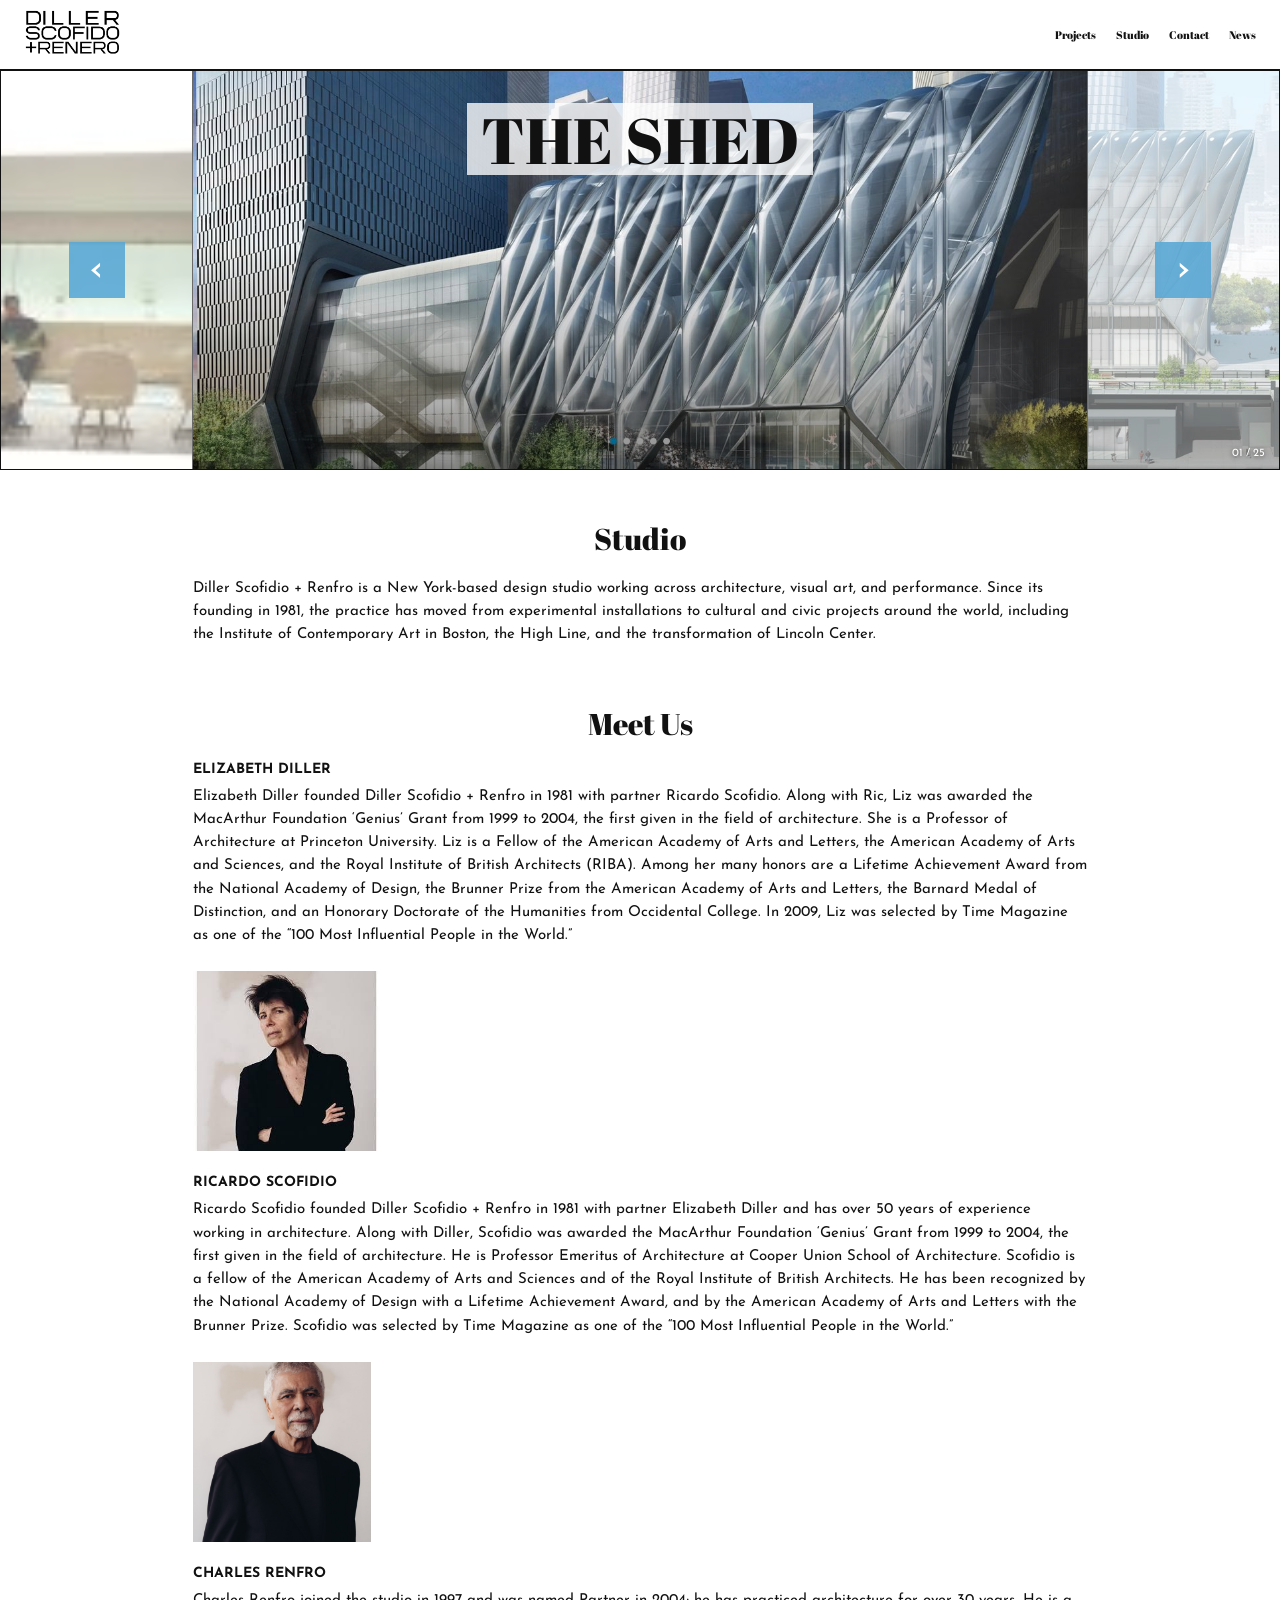
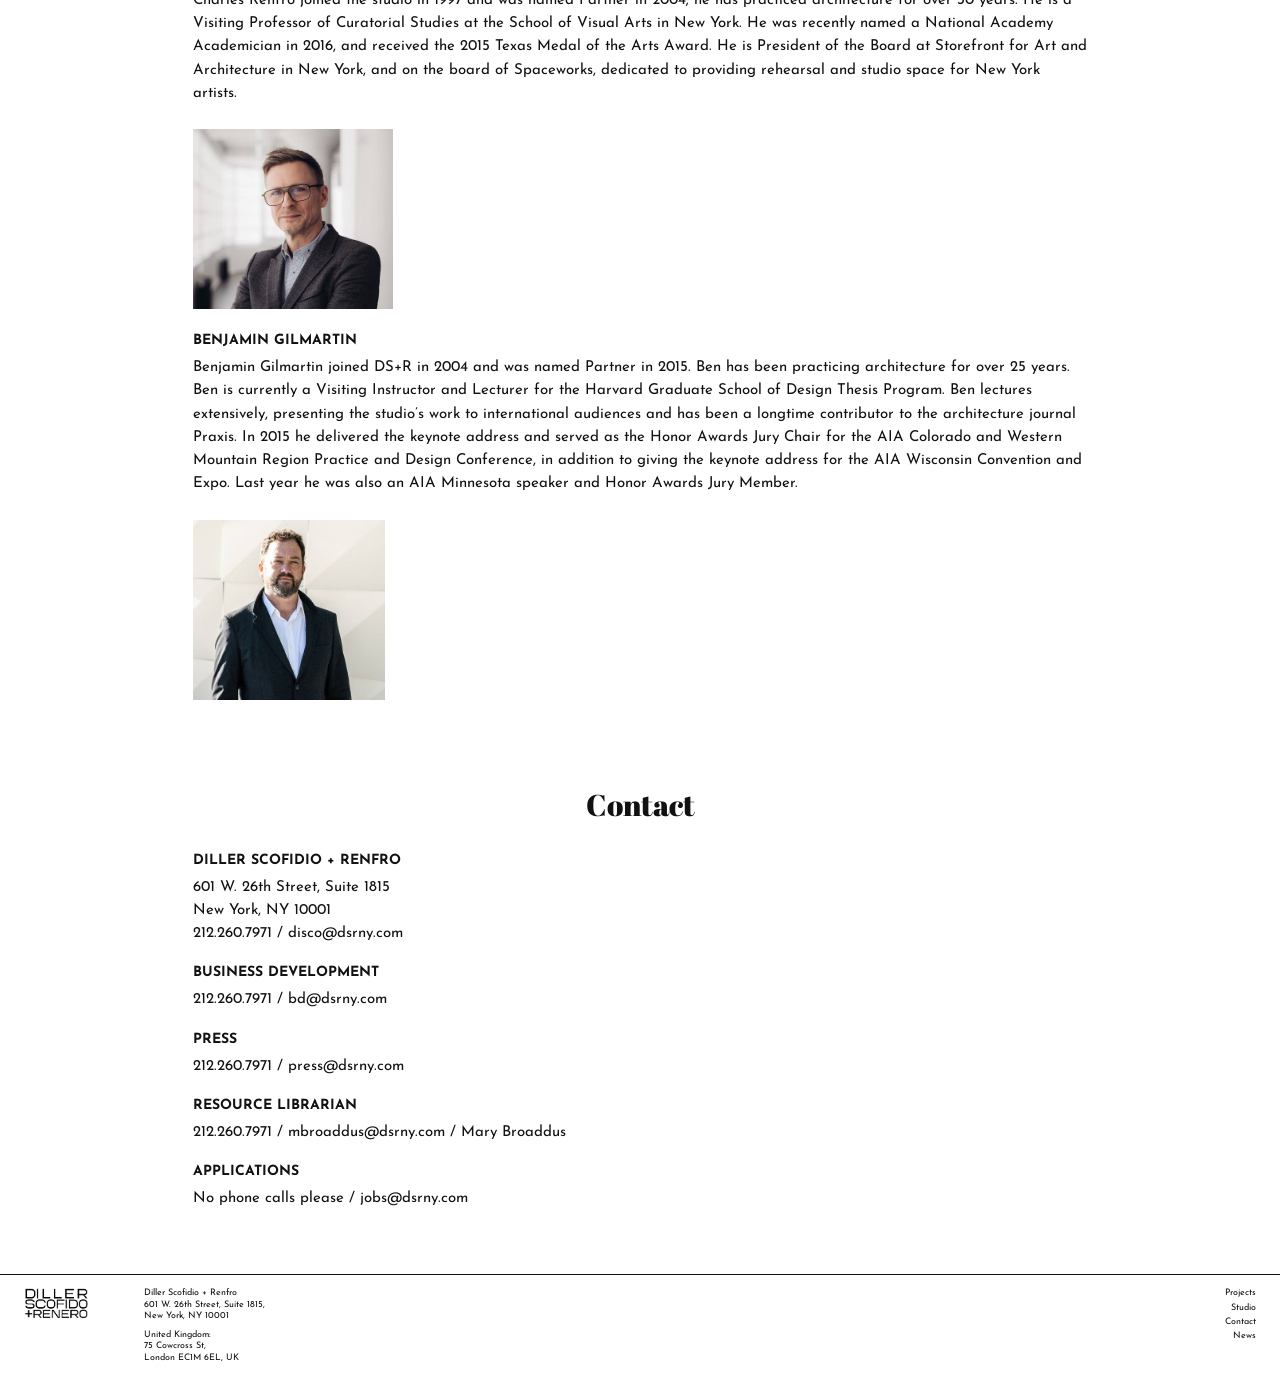
<file: index.html>
<!doctype html>
<html lang="en">
<head>
  <meta charset="utf-8">
  <meta name="viewport" content="width=device-width, initial-scale=1">
  <title>Diller Scofidio + Renfro</title>
  <link rel="preconnect" href="https://fonts.googleapis.com">
  <link rel="preconnect" href="https://fonts.gstatic.com" crossorigin>
  <link href="https://fonts.googleapis.com/css2?family=Abril+Fatface&family=Josefin+Sans:wght@400;500;600;700&display=swap" rel="stylesheet">
  <link rel="stylesheet" href="css/style.css">
  <script src="js/script.js" defer></script>
</head>
<body>
  <header class="site-header">
    <a class="site-logo" href="#home" aria-label="Diller Scofidio + Renfro home">
      <img src="images/CustomDSRLogo.png" alt="Diller Scofidio + Renfro">
    </a>
    <button class="menu-toggle" type="button" aria-controls="primary-navigation" aria-expanded="false">
      <span class="visually-hidden">Toggle navigation</span>
      <span class="menu-toggle__icon" aria-hidden="true"></span>
    </button>
    <nav class="primary-navigation" id="primary-navigation" aria-label="Primary navigation">
      <a href="projects.html">Projects</a>
      <a href="#studio">Studio</a>
      <a href="#contact">Contact</a>
      <a href="news.html">News</a>
    </nav>
  </header>
  <section class="project-carousel" aria-label="Featured projects">
    <img
      class="project-carousel__image"
      src="images/theShedcarousel1.jpg"
      alt="The Shed"
      fetchpriority="high">
    <span class="project-carousel__side-panel project-carousel__side-panel--left" aria-hidden="true">
      <img class="project-carousel__preview project-carousel__preview--previous" src="images/DSRBrasserieCarousel4.jpg" alt="">
    </span>
    <span class="project-carousel__side-panel project-carousel__side-panel--right" aria-hidden="true">
      <img class="project-carousel__preview project-carousel__preview--next" src="images/theShedcarousel2.jpg" alt="">
    </span>
    <h1 class="project-carousel__title">THE SHED</h1>
    <button class="project-carousel__control project-carousel__control--previous" type="button" aria-label="Previous project">
      <span aria-hidden="true">&lsaquo;</span>
    </button>
    <button class="project-carousel__control project-carousel__control--next" type="button" aria-label="Next project">
      <span aria-hidden="true">&rsaquo;</span>
    </button>
    <span class="project-carousel__count" aria-live="polite">01 / 25</span>
  </section>
  <main class="home-content" id="home">
    <section class="studio-section" id="studio">
      <h1>Studio</h1>
      <p>Diller Scofidio + Renfro is a New York-based design studio working across architecture, visual art, and performance. Since its founding in 1981, the practice has moved from experimental installations to cultural and civic projects around the world, including the Institute of Contemporary Art in Boston, the High Line, and the transformation of Lincoln Center.</p>
    </section>

    <section class="team-section" id="meet-us">
      <h2>Meet Us</h2>
      <div class="team-list">
        <article class="team-member">
          <h3>Elizabeth Diller</h3>
          <p> Elizabeth Diller founded Diller Scofidio + Renfro in 1981 with partner Ricardo Scofidio. Along with Ric, Liz was awarded the MacArthur Foundation ‘Genius’ Grant from 1999 to 2004, the first given in the field of architecture. She is a Professor of Architecture at Princeton University. Liz is a Fellow of the American Academy of Arts and Letters, the American Academy of Arts and Sciences, and the Royal Institute of British Architects (RIBA). Among her many honors are a Lifetime Achievement Award from the National Academy of Design, the Brunner Prize from the American Academy of Arts and Letters, the Barnard Medal of Distinction, and an Honorary Doctorate of the Humanities from Occidental College. In 2009, Liz was selected by Time Magazine as one of the “100 Most Influential People in the World.”</p>
          <div class="team-member__portrait"><img src="images/DSRELizabethDiller.jpg" alt="Elizabeth Diller" style="--portrait-ratio: 1.04" loading="lazy"></div>
        </article>
        <article class="team-member">
          <h3>Ricardo Scofidio</h3>
          <p>Ricardo Scofidio founded Diller Scofidio + Renfro in 1981 with partner Elizabeth Diller and has over 50 years of experience working in architecture. Along with Diller, Scofidio was awarded the MacArthur Foundation ‘Genius’ Grant from 1999 to 2004, the first given in the field of architecture. He is Professor Emeritus of Architecture at Cooper Union School of Architecture. Scofidio is a fellow of the American Academy of Arts and Sciences and of the Royal Institute of British Architects. He has been recognized by the National Academy of Design with a Lifetime Achievement Award, and by the American Academy of Arts and Letters with the Brunner Prize. Scofidio was selected by Time Magazine as one of the “100 Most Influential People in the World.”</p>
          <div class="team-member__portrait"><img src="images/DSRRicardoScofidio.jpg" alt="Ricardo Scofidio" style="--portrait-ratio: 0.99" loading="lazy"></div>
        </article>
        <article class="team-member">
          <h3>Charles Renfro</h3>
          <p>Charles Renfro joined the studio in 1997 and was named Partner in 2004; he has practiced architecture for over 30 years. He is a Visiting Professor of Curatorial Studies at the School of Visual Arts in New York. He was recently named a National Academy Academician in 2016, and received the 2015 Texas Medal of the Arts Award. He is President of the Board at Storefront for Art and Architecture in New York, and on the board of Spaceworks, dedicated to providing rehearsal and studio space for New York artists.</p>
          <div class="team-member__portrait"><img src="images/DSRCharlesRenfro.jpg" alt="Charles Renfro" style="--portrait-ratio: 1.11" loading="lazy"></div>
        </article>
        <article class="team-member">
          <h3>Benjamin Gilmartin</h3>
          <p>Benjamin Gilmartin joined DS+R in 2004 and was named Partner in 2015. Ben has been practicing architecture for over 25 years. Ben is currently a Visiting Instructor and Lecturer for the Harvard Graduate School of Design Thesis Program. Ben lectures extensively, presenting the studio’s work to international audiences and has been a longtime contributor to the architecture journal Praxis. In 2015 he delivered the keynote address and served as the Honor Awards Jury Chair for the AIA Colorado and Western Mountain Region Practice and Design Conference, in addition to giving the keynote address for the AIA Wisconsin Convention and Expo. Last year he was also an AIA Minnesota speaker and Honor Awards Jury Member.</p>
          <div class="team-member__portrait"><img src="images/DSRBenjaminGilmartin.jpg" alt="Benjamin Gilmartin" style="--portrait-ratio: 1.07" loading="lazy"></div>
        </article>
      </div>
    </section>

    <section class="contact-section" id="contact" aria-labelledby="contact-title">
      <h2 id="contact-title">Contact</h2>
      <div class="contact-offices">
        <section class="contact-entry" aria-labelledby="contact-office">
          <h3 id="contact-office">Diller Scofidio + Renfro</h3>
          <address>
            601 W. 26th Street, Suite 1815<br>
            New York, NY 10001<br>
            <a href="tel:+12122607971">212.260.7971</a> /
            <a href="mailto:disco@dsrny.com">disco@dsrny.com</a>
          </address>
        </section>
        <section class="contact-entry" aria-labelledby="contact-business-development">
          <h3 id="contact-business-development">Business Development</h3>
          <p><a href="tel:+12122607971">212.260.7971</a> / <a href="mailto:bd@dsrny.com">bd@dsrny.com</a></p>
        </section>
        <section class="contact-entry" aria-labelledby="contact-press">
          <h3 id="contact-press">Press</h3>
          <p><a href="tel:+12122607971">212.260.7971</a> / <a href="mailto:press@dsrny.com">press@dsrny.com</a></p>
        </section>
        <section class="contact-entry" aria-labelledby="contact-resource-librarian">
          <h3 id="contact-resource-librarian">Resource Librarian</h3>
          <p><a href="tel:+12122607971">212.260.7971</a> / <a href="mailto:mbroaddus@dsrny.com">mbroaddus@dsrny.com</a> / Mary Broaddus</p>
        </section>
        <section class="contact-entry" aria-labelledby="contact-applications">
          <h3 id="contact-applications">Applications</h3>
          <p>No phone calls please / <a href="mailto:jobs@dsrny.com">jobs@dsrny.com</a></p>
        </section>
      </div>
    </section>
  </main>
  <footer class="site-footer">
    <a class="site-footer__logo" href="#home" aria-label="Diller Scofidio + Renfro home">
      <img src="images/CustomDSRLogo.png" alt="">
    </a>
    <div class="site-footer__offices">
      <address>
        <span>Diller Scofidio + Renfro</span>
        601 W. 26th Street, Suite 1815,<br>
        New York, NY 10001
      </address>
      <address>
        <span>United Kingdom:</span>
        75 Cowcross St,<br>
        London EC1M 6EL, UK
      </address>
    </div>
    <nav class="site-footer__navigation" aria-label="Footer navigation">
      <a href="projects.html">Projects</a>
      <a href="#studio">Studio</a>
      <a href="#contact">Contact</a>
      <a href="news.html">News</a>
    </nav>
  </footer>
</body>
</html>
</file>
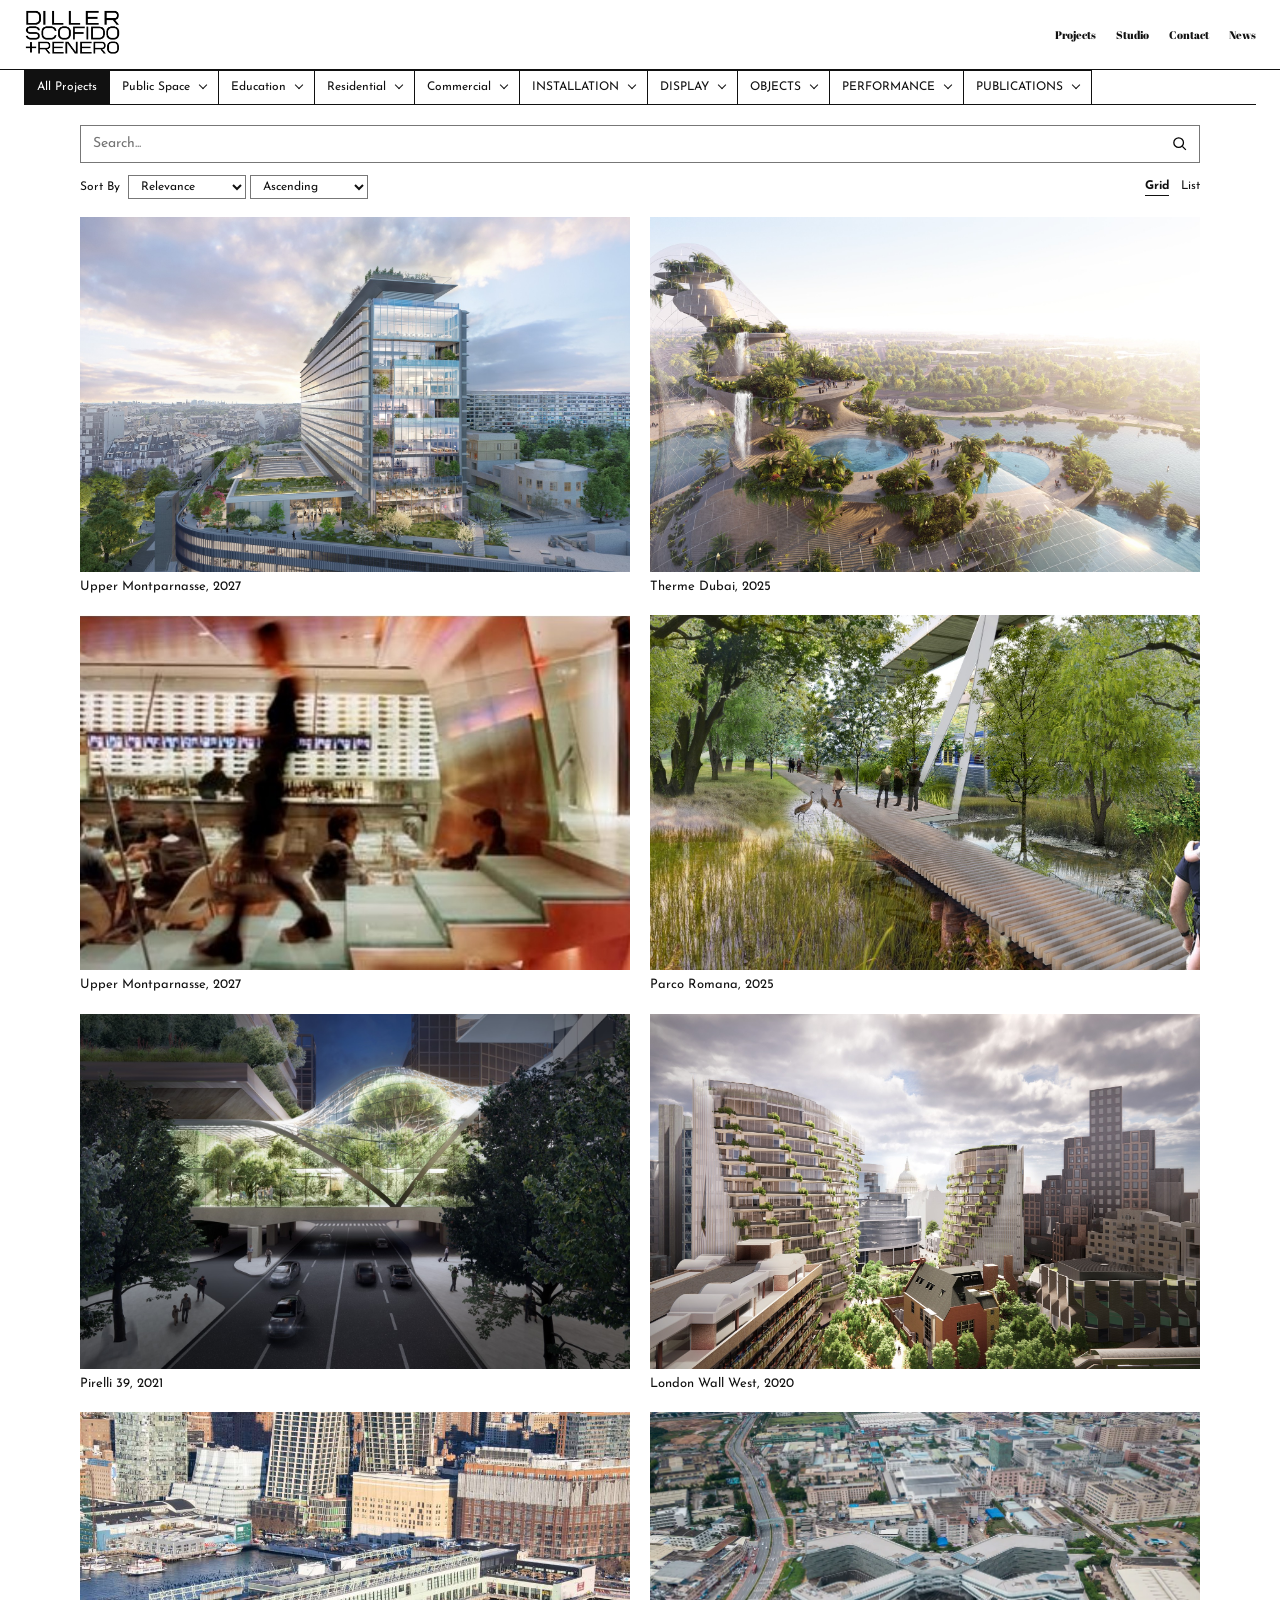
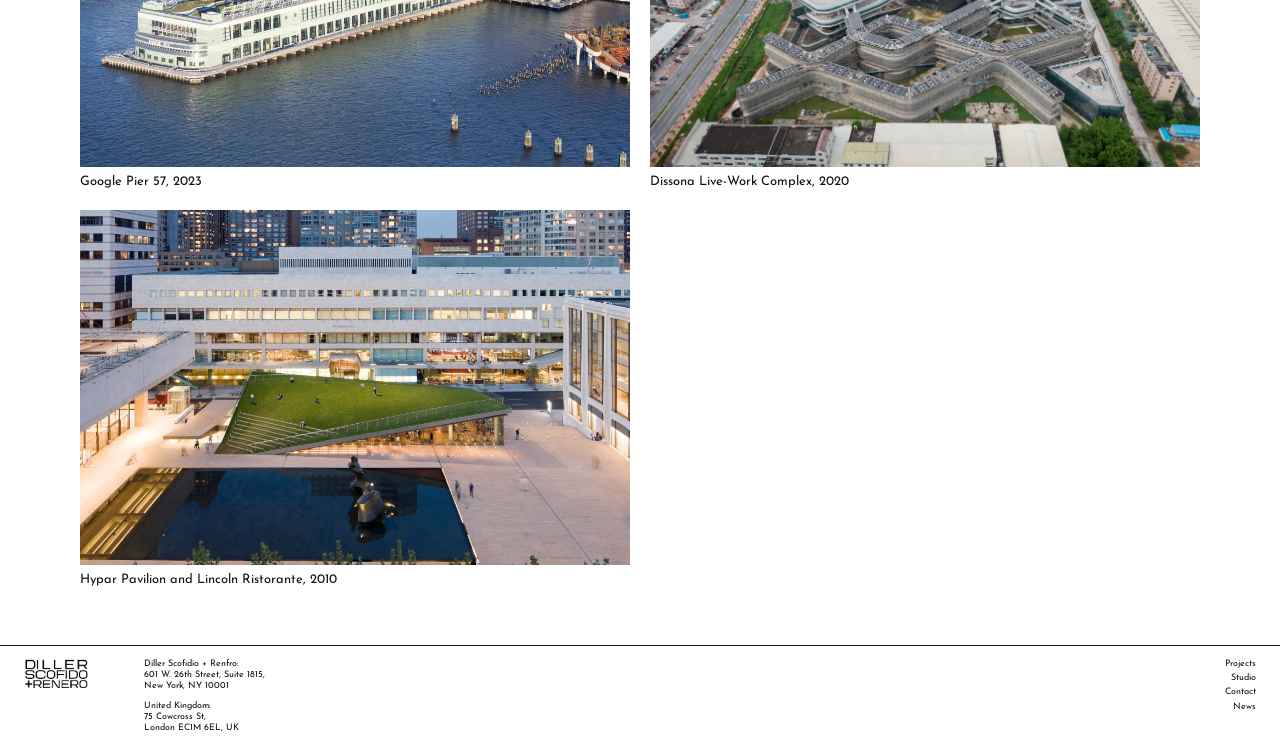
<file: commercial.html>
<!doctype html>
<html lang="en">
<head>
  <meta charset="utf-8">
  <meta name="viewport" content="width=device-width, initial-scale=1">
  <title>Commercial | Diller Scofidio + Renfro</title>
  <link rel="preconnect" href="https://fonts.googleapis.com">
  <link rel="preconnect" href="https://fonts.gstatic.com" crossorigin>
  <link href="https://fonts.googleapis.com/css2?family=Abril+Fatface&family=Josefin+Sans:wght@400;500;600;700&display=swap" rel="stylesheet">
  <link rel="stylesheet" href="css/style.css">
  <script src="js/script.js" defer></script>
  <script src="js/projects.js" defer></script>
</head>
<body>
  <header class="site-header">
    <a class="site-logo" href="index.html#home" aria-label="Diller Scofidio + Renfro home">
      <img src="images/CustomDSRLogo.png" alt="Diller Scofidio + Renfro">
    </a>
    <button class="menu-toggle" type="button" aria-controls="primary-navigation" aria-expanded="false">
      <span class="visually-hidden">Toggle navigation</span>
      <span class="menu-toggle__icon" aria-hidden="true"></span>
    </button>
    <nav class="primary-navigation" id="primary-navigation" aria-label="Primary navigation">
      <a href="projects.html" aria-current="page">Projects</a>
      <a href="index.html#studio">Studio</a>
      <a href="index.html#contact">Contact</a>
      <a href="news.html">News</a>
    </nav>
  </header>

  <main class="projects-page">
    <nav class="project-category-bar" aria-label="Filter projects by category">
      <button class="project-filter-reset is-active" type="button" aria-pressed="true">All Projects</button>
      <details class="category-filter" data-category="public-space">
        <summary>Public Space</summary>
        <div class="category-filter__options">
          <button type="button" class="project-criterion" data-criterion="realized" aria-pressed="false">Realized</button>
          <button type="button" class="project-criterion" data-criterion="urban" aria-pressed="false">Urban</button>
          <button type="button" class="project-criterion" data-criterion="site-specific" aria-pressed="false">Site Specific</button>
          <button type="button" class="project-criterion" data-criterion="public" aria-pressed="false">Public</button>
          <button type="button" class="project-criterion" data-criterion="sustainability" aria-pressed="false">Sustainability</button>
          <button type="button" class="project-criterion" data-criterion="nature" aria-pressed="false">Nature</button>
          <button type="button" class="project-criterion" data-criterion="social" aria-pressed="false">Social</button>
          <button type="button" class="project-criterion" data-criterion="landscape" aria-pressed="false">Landscape</button>
          <button type="button" class="project-criterion" data-criterion="culture" aria-pressed="false">Culture</button>
          <button type="button" class="project-criterion" data-criterion="waterfront" aria-pressed="false">Waterfront</button>
          <button type="button" class="project-criterion" data-criterion="water" aria-pressed="false">Water</button>
          <button type="button" class="project-criterion" data-criterion="civic" aria-pressed="false">Civic</button>
          <button type="button" class="project-criterion" data-criterion="adaptive-reuse" aria-pressed="false">Adaptive Reuse</button>
          <button type="button" class="project-criterion" data-criterion="pavilion" aria-pressed="false">Pavilion</button>
          <button type="button" class="project-criterion" data-criterion="metal" aria-pressed="false">Metal</button>
          <button type="button" class="project-criterion" data-criterion="interdisciplinary" aria-pressed="false">Interdisciplinary</button>
          <button type="button" class="project-criterion" data-criterion="independent-projects" aria-pressed="false">Independent Projects</button>
          <button type="button" class="project-criterion" data-criterion="hybrid" aria-pressed="false">Hybrid</button>
          <button type="button" class="project-criterion" data-criterion="competition" aria-pressed="false">Competition</button>
          <button type="button" class="project-criterion" data-criterion="climate" aria-pressed="false">Climate</button>
        </div>
      </details>
      <details class="category-filter" data-category="education">
        <summary>Education</summary>
        <div class="category-filter__options">
          <button type="button" class="project-criterion" data-criterion="education" aria-pressed="false">Education</button>
          <button type="button" class="project-criterion" data-criterion="building" aria-pressed="false">Building</button>
          <button type="button" class="project-criterion" data-criterion="sustainability" aria-pressed="false">Sustainability</button>
        </div>
      </details>
      <details class="category-filter" data-category="residential">
        <summary>Residential</summary>
        <div class="category-filter__options">
          <button type="button" class="project-criterion" data-criterion="housing" aria-pressed="false">Housing</button>
          <button type="button" class="project-criterion" data-criterion="high-rise" aria-pressed="false">High Rise</button>
          <button type="button" class="project-criterion" data-criterion="historic" aria-pressed="false">Historic</button>
          <button type="button" class="project-criterion" data-criterion="competition" aria-pressed="false">Competition</button>
        </div>
      </details>
      <details class="category-filter" data-category="commercial">
        <summary>Commercial</summary>
        <div class="category-filter__options">
          <button type="button" class="project-criterion" data-criterion="urban" aria-pressed="false">Urban</button>
          <button type="button" class="project-criterion" data-criterion="nature" aria-pressed="false">Nature</button>
          <button type="button" class="project-criterion" data-criterion="building" aria-pressed="false">Building</button>
          <button type="button" class="project-criterion" data-criterion="sustainability" aria-pressed="false">Sustainability</button>
          <button type="button" class="project-criterion" data-criterion="realized" aria-pressed="false">Realized</button>
          <button type="button" class="project-criterion" data-criterion="landscape" aria-pressed="false">Landscape</button>
          <button type="button" class="project-criterion" data-criterion="housing" aria-pressed="false">Housing</button>
          <button type="button" class="project-criterion" data-criterion="high-rise" aria-pressed="false">High Rise</button>
          <button type="button" class="project-criterion" data-criterion="historic" aria-pressed="false">Historic</button>
          <button type="button" class="project-criterion" data-criterion="glass" aria-pressed="false">Glass</button>
          <button type="button" class="project-criterion" data-criterion="competition" aria-pressed="false">Competition</button>
          <button type="button" class="project-criterion" data-criterion="adaptive-reuse" aria-pressed="false">Adaptive Reuse</button>
        </div>
      </details>
      <details class="category-filter" data-category="installation" data-filter-scope="all">
        <summary>INSTALLATION</summary>
        <div class="category-filter__options">
          <button type="button" class="project-criterion" data-criterion="installation" aria-pressed="false">Show projects</button>
        </div>
      </details>
      <details class="category-filter" data-category="display" data-filter-scope="all">
        <summary>DISPLAY</summary>
        <div class="category-filter__options">
          <button type="button" class="project-criterion" data-criterion="display" aria-pressed="false">Show projects</button>
        </div>
      </details>
      <details class="category-filter" data-category="objects" data-filter-scope="all">
        <summary>OBJECTS</summary>
        <div class="category-filter__options">
          <button type="button" class="project-criterion" data-criterion="objects" aria-pressed="false">Show projects</button>
        </div>
      </details>
      <details class="category-filter" data-category="performance" data-filter-scope="all">
        <summary>PERFORMANCE</summary>
        <div class="category-filter__options">
          <button type="button" class="project-criterion" data-criterion="performance" aria-pressed="false">Show projects</button>
        </div>
      </details>
      <details class="category-filter" data-category="publications" data-filter-scope="all">
        <summary>PUBLICATIONS</summary>
        <div class="category-filter__options">
          <button type="button" class="project-criterion" data-criterion="publications" aria-pressed="false">Show projects</button>
        </div>
      </details>
    </nav>

    <section class="project-browser" aria-label="Browse commercial projects">
      <form class="project-search" role="search">
        <label class="visually-hidden" for="project-search-input">Search commercial projects</label>
        <input id="project-search-input" type="search" placeholder="Search..." autocomplete="off">
        <button type="submit" aria-label="Submit search">
          <svg aria-hidden="true" viewBox="0 0 24 24"><circle cx="10.8" cy="10.8" r="6.8"></circle><path d="m16 16 5 5"></path></svg>
        </button>
      </form>
      <div class="project-toolbar">
        <div class="project-sort-group">
          <label class="project-sort">
            <span>Sort By</span>
            <select id="project-sort">
              <option value="relevance">Relevance</option>
              <option value="name">Name</option>
              <option value="newest">Newest</option>
            </select>
          </label>
          <label class="project-order">
            <span class="visually-hidden">Sort direction</span>
            <select id="project-order">
              <option value="ascending">Ascending</option>
              <option value="descending">Descending</option>
            </select>
          </label>
        </div>
        <div class="project-view-toggle" role="group" aria-label="Project view">
          <button type="button" data-view="grid" class="is-active" aria-pressed="true">Grid</button>
          <button type="button" data-view="list" aria-pressed="false">List</button>
        </div>
      </div>

      <div class="project-grid" id="project-grid" aria-live="polite">
        <article class="project-card" data-name="Upper Montparnasse" data-year="2027" data-categories="commercial cultural residential" data-criteria="building urban housing high-rise competition">
          <a href="upper-montparnasse.html"><img src="images/DSRUpperMontparnasse.jpg" alt="Upper Montparnasse" loading="lazy"><h2>Upper Montparnasse, 2027</h2></a>
        </article>
        <article class="project-card" data-name="Therme Dubai" data-year="2025" data-categories="commercial cultural" data-criteria="nature building sustainability public">
          <a href="#therme-dubai"><img src="images/DSRThermeDubai.jpg" alt="Therme Dubai" loading="lazy"><h2>Therme Dubai, 2025</h2></a>
        </article>
        <article class="project-card" data-name="Upper Montparnasse" data-year="2027" data-categories="commercial cultural residential" data-criteria="building urban housing high-rise competition">
          <a href="upper-montparnasse.html"><img src="images/DSRUpperMontparnasse(2).jpg" alt="Upper Montparnasse, alternate view" loading="lazy"><h2>Upper Montparnasse, 2027</h2></a>
        </article>
        <article class="project-card" data-name="Parco Romana" data-year="2025" data-categories="commercial public-space residential" data-criteria="urban nature landscape housing">
          <a href="#parco-romana"><img src="images/DSRParcoRomana.jpg" alt="Parco Romana" loading="lazy"><h2>Parco Romana, 2025</h2></a>
        </article>
        <article class="project-card" data-name="Pirelli 39" data-year="2021" data-categories="commercial residential" data-criteria="building high-rise housing commercial">
          <a href="#pirelli-39"><img src="images/DSRPirelli39.jpg" alt="Pirelli 39" loading="lazy"><h2>Pirelli 39, 2021</h2></a>
        </article>
        <article class="project-card" data-name="London Wall West" data-year="2020" data-categories="commercial cultural" data-criteria="building urban commercial">
          <a href="#london-wall-west"><img src="images/DSRLondonWallWest.jpg" alt="London Wall West" loading="lazy"><h2>London Wall West, 2020</h2></a>
        </article>
        <article class="project-card" data-name="Google Pier 57" data-year="2023" data-categories="commercial public-space" data-criteria="urban public landscape commercial">
          <a href="#google-pier-57"><img src="images/DSRGooglePier57.jpg" alt="Google Pier 57" loading="lazy"><h2>Google Pier 57, 2023</h2></a>
        </article>
        <article class="project-card" data-name="Dissona Live-Work Complex" data-year="2020" data-categories="commercial residential" data-criteria="building housing commercial">
          <a href="#dissona-live-work"><img src="images/DSRDissonaLive-WorkComplex.jpg" alt="Dissona Live-Work Complex" loading="lazy"><h2>Dissona Live-Work Complex, 2020</h2></a>
        </article>
        <article class="project-card" data-name="Hypar Pavilion and Lincoln Ristorante" data-year="2010" data-categories="commercial cultural" data-criteria="building public commercial performance">
          <a href="#hypar-pavilion"><img src="images/DSRHyparPavilionandLincolnRistorante.jpg" alt="Hypar Pavilion and Lincoln Ristorante" loading="lazy"><h2>Hypar Pavilion and Lincoln Ristorante, 2010</h2></a>
        </article>
      </div>
      <p class="project-empty-state" hidden>No projects match your search.</p>
    </section>
  </main>

  <footer class="site-footer">
    <a class="site-footer__logo" href="index.html#home" aria-label="Diller Scofidio + Renfro home"><img src="images/CustomDSRLogo.png" alt=""></a>
    <div class="site-footer__offices">
      <address><span>Diller Scofidio + Renfro:</span>601 W. 26th Street, Suite 1815,<br>New York, NY 10001</address>
      <address><span>United Kingdom:</span>75 Cowcross St,<br>London EC1M 6EL, UK</address>
    </div>
    <nav class="site-footer__navigation" aria-label="Footer navigation">
      <a href="projects.html">Projects</a><a href="index.html#studio">Studio</a>            <a href="index.html#contact">Contact</a><a href="news.html">News</a>
    </nav>
  </footer>
</body>
</html>
</file>
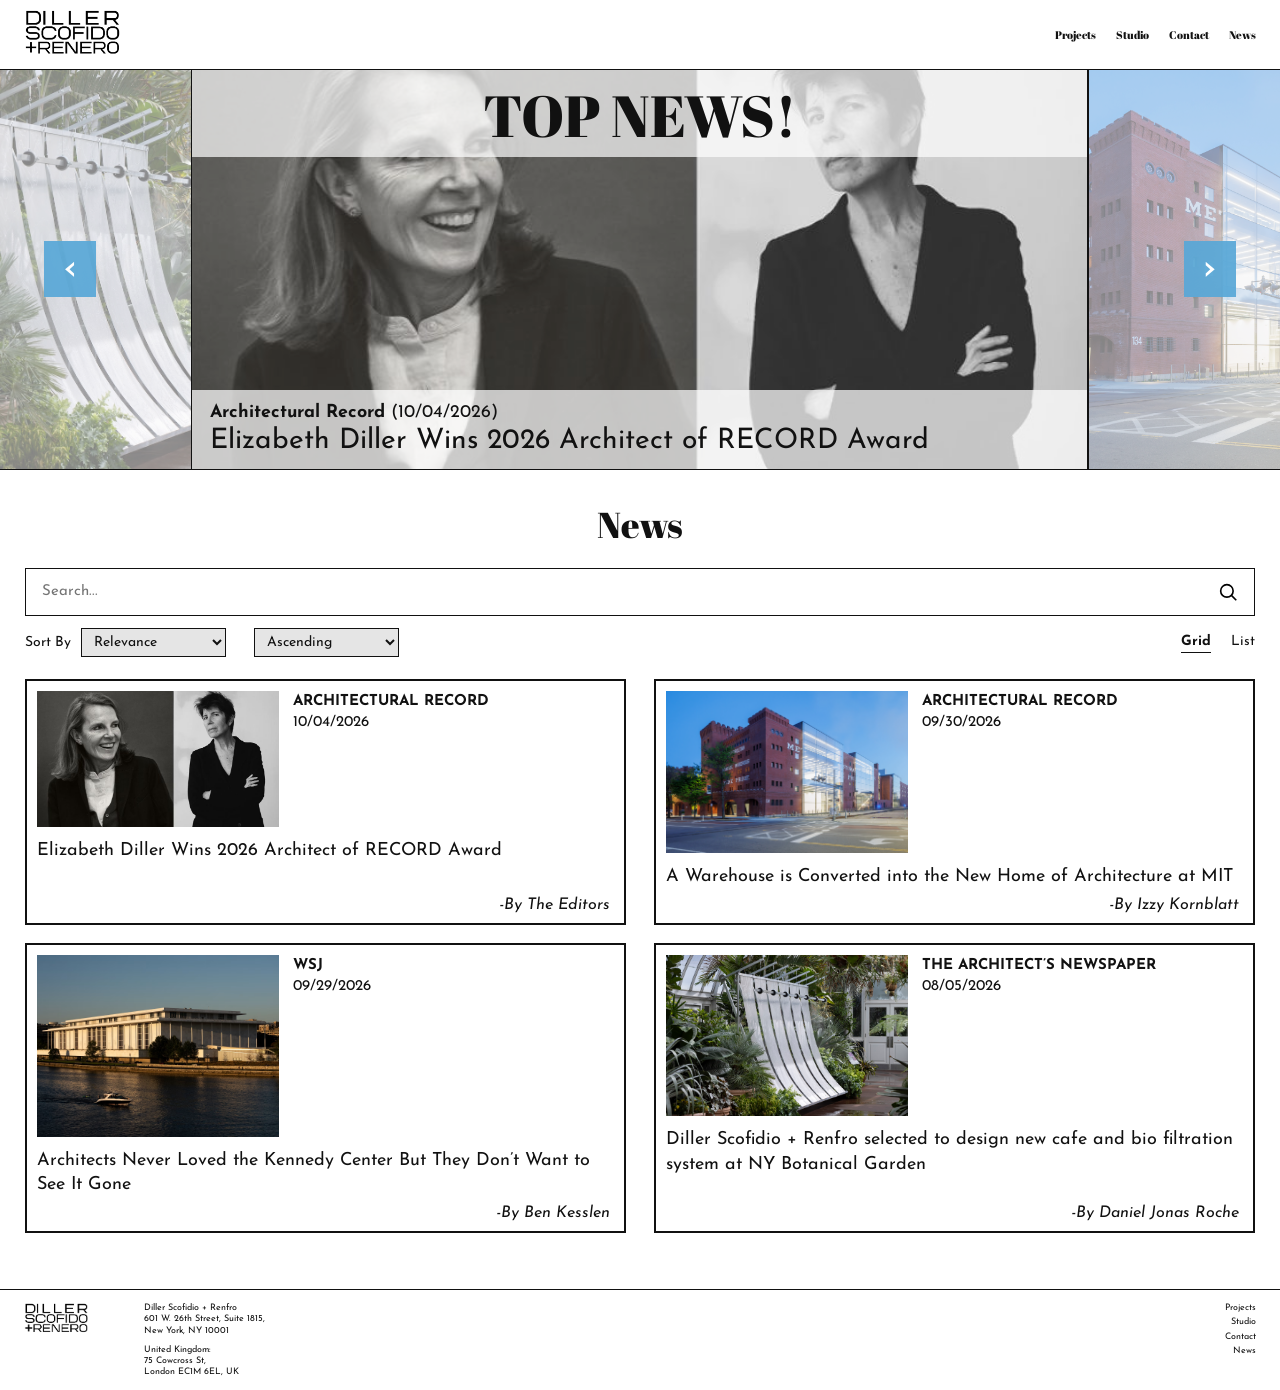
<file: news.html>
<!doctype html>
<html lang="en">
<head>
  <meta charset="utf-8">
  <meta name="viewport" content="width=device-width, initial-scale=1">
  <title>News | Diller Scofidio + Renfro</title>
  <link rel="preconnect" href="https://fonts.googleapis.com">
  <link rel="preconnect" href="https://fonts.gstatic.com" crossorigin>
  <link href="https://fonts.googleapis.com/css2?family=Abril+Fatface&family=Josefin+Sans:wght@400;500;600;700&display=swap" rel="stylesheet">
  <link rel="stylesheet" href="css/style.css">
  <script src="js/script.js" defer></script>
  <script src="js/news.js" defer></script>
</head>
<body>
  <header class="site-header">
    <a class="site-logo" href="index.html#home" aria-label="Diller Scofidio + Renfro home">
      <img src="images/CustomDSRLogo.png" alt="Diller Scofidio + Renfro">
    </a>
    <button class="menu-toggle" type="button" aria-controls="primary-navigation" aria-expanded="false">
      <span class="visually-hidden">Toggle navigation</span>
      <span class="menu-toggle__icon" aria-hidden="true"></span>
    </button>
    <nav class="primary-navigation" id="primary-navigation" aria-label="Primary navigation">
      <a href="projects.html">Projects</a>
      <a href="index.html#studio">Studio</a>
      <a href="index.html#contact">Contact</a>
      <a href="news.html" aria-current="page">News</a>
    </nav>
  </header>

  <main>
    <section class="news-featured" aria-label="Top news">
      <div class="news-featured__panel" aria-hidden="true">
        <img class="news-featured__preview news-featured__preview--previous" src="images/News4.jpg" alt="">
      </div>
      <div class="news-featured__center">
        <img class="news-featured__image" src="images/News2.jpg" alt="">
        <h1>Top News!</h1>
        <div class="news-featured__story" aria-live="polite">
          <p class="news-featured__publication">Architectural Record <span>(10/04/2026)</span></p>
          <p class="news-featured__headline">Elizabeth Diller Wins 2026 Architect of RECORD Award</p>
        </div>
      </div>
      <div class="news-featured__panel" aria-hidden="true">
        <img class="news-featured__preview news-featured__preview--next" src="images/News2.jpg" alt="">
      </div>
      <button class="news-featured__control news-featured__control--previous" type="button" aria-label="Previous top news story">
        <span aria-hidden="true">&lsaquo;</span>
      </button>
      <button class="news-featured__control news-featured__control--next" type="button" aria-label="Next top news story">
        <span aria-hidden="true">&rsaquo;</span>
      </button>
    </section>

    <section class="news-page" aria-labelledby="news-title">
      <h2 id="news-title">News</h2>
      <form class="news-search" role="search">
        <label class="visually-hidden" for="news-search-input">Search news</label>
        <input id="news-search-input" type="search" placeholder="Search..." autocomplete="off">
        <button type="submit" aria-label="Submit news search">
          <svg aria-hidden="true" viewBox="0 0 24 24"><circle cx="10.8" cy="10.8" r="6.8"></circle><path d="m16 16 5 5"></path></svg>
        </button>
      </form>

      <div class="news-toolbar">
        <div class="news-sort-group">
          <label class="news-sort">
            <span>Sort By</span>
            <select id="news-sort">
              <option value="relevance">Relevance</option>
              <option value="date">Date</option>
              <option value="title">Title</option>
            </select>
          </label>
          <label class="news-order">
            <span class="visually-hidden">Sort direction</span>
            <select id="news-order">
              <option value="ascending">Ascending</option>
              <option value="descending">Descending</option>
            </select>
          </label>
        </div>
        <div class="news-view-toggle" role="group" aria-label="News view">
          <button type="button" data-view="grid" class="is-active" aria-pressed="true">Grid</button>
          <button type="button" data-view="list" aria-pressed="false">List</button>
        </div>
      </div>

      <div class="news-grid" id="news-grid" aria-live="polite">
        <article class="news-card" data-title="Elizabeth Diller Wins 2026 Architect of RECORD Award" data-date="2026-10-04" data-publication="Architectural Record" data-author="The Editors">
          <div class="news-card__header">
            <div class="news-card__image" aria-hidden="true"><img src="images/News1.jpg" alt=""></div>
            <div class="news-card__metadata">
              <p>Architectural Record</p>
              <time datetime="2026-10-04">10/04/2026</time>
            </div>
          </div>
          <p class="news-card__title">Elizabeth Diller Wins 2026 Architect of RECORD Award</p>
          <p class="news-card__byline">-By The Editors</p>
        </article>
        <article class="news-card" data-title="A Warehouse is Converted into the New Home of Architecture at MIT" data-date="2026-09-30" data-publication="Architectural Record" data-author="Izzy Kornblatt">
          <div class="news-card__header">
            <div class="news-card__image" aria-hidden="true"><img src="images/News2.jpg" alt=""></div>
            <div class="news-card__metadata">
              <p>Architectural Record</p>
              <time datetime="2026-09-30">09/30/2026</time>
            </div>
          </div>
          <p class="news-card__title">A Warehouse is Converted into the New Home of Architecture at MIT</p>
          <p class="news-card__byline">-By Izzy Kornblatt</p>
        </article>
        <article class="news-card" data-title="Architects Never Loved the Kennedy Center But They Don’t Want to See It Gone" data-date="2026-09-29" data-publication="WSJ" data-author="Ben Kesslen">
          <div class="news-card__header">
            <div class="news-card__image" aria-hidden="true"><img src="images/News3.jpg" alt=""></div>
            <div class="news-card__metadata">
              <p>WSJ</p>
              <time datetime="2026-09-29">09/29/2026</time>
            </div>
          </div>
          <p class="news-card__title">Architects Never Loved the Kennedy Center But They Don’t Want to See It Gone</p>
          <p class="news-card__byline">-By Ben Kesslen</p>
        </article>
        <article class="news-card" data-title="Diller Scofidio + Renfro selected to design new cafe and bio filtration system at NY Botanical Garden" data-date="2026-08-05" data-publication="The Architect’s Newspaper" data-author="Daniel Jonas Roche">
          <div class="news-card__header">
            <div class="news-card__image" aria-hidden="true"><img src="images/News4.jpg" alt=""></div>
            <div class="news-card__metadata">
              <p>The Architect’s Newspaper</p>
              <time datetime="2026-08-05">08/05/2026</time>
            </div>
          </div>
          <p class="news-card__title">Diller Scofidio + Renfro selected to design new cafe and bio filtration system at NY Botanical Garden</p>
          <p class="news-card__byline">-By Daniel Jonas Roche</p>
        </article>
      </div>
      <p class="news-empty-state" hidden>No news stories match your search.</p>
    </section>
  </main>

  <footer class="site-footer">
    <a class="site-footer__logo" href="index.html#home" aria-label="Diller Scofidio + Renfro home">
      <img src="images/CustomDSRLogo.png" alt="">
    </a>
    <div class="site-footer__offices">
      <address>
        <span>Diller Scofidio + Renfro</span>
        601 W. 26th Street, Suite 1815,<br>
        New York, NY 10001
      </address>
      <address>
        <span>United Kingdom:</span>
        75 Cowcross St,<br>
        London EC1M 6EL, UK
      </address>
    </div>
    <nav class="site-footer__navigation" aria-label="Footer navigation">
      <a href="projects.html">Projects</a>
      <a href="index.html#studio">Studio</a>
      <a href="index.html#contact">Contact</a>
      <a href="news.html" aria-current="page">News</a>
    </nav>
  </footer>
</body>
</html>
</file>
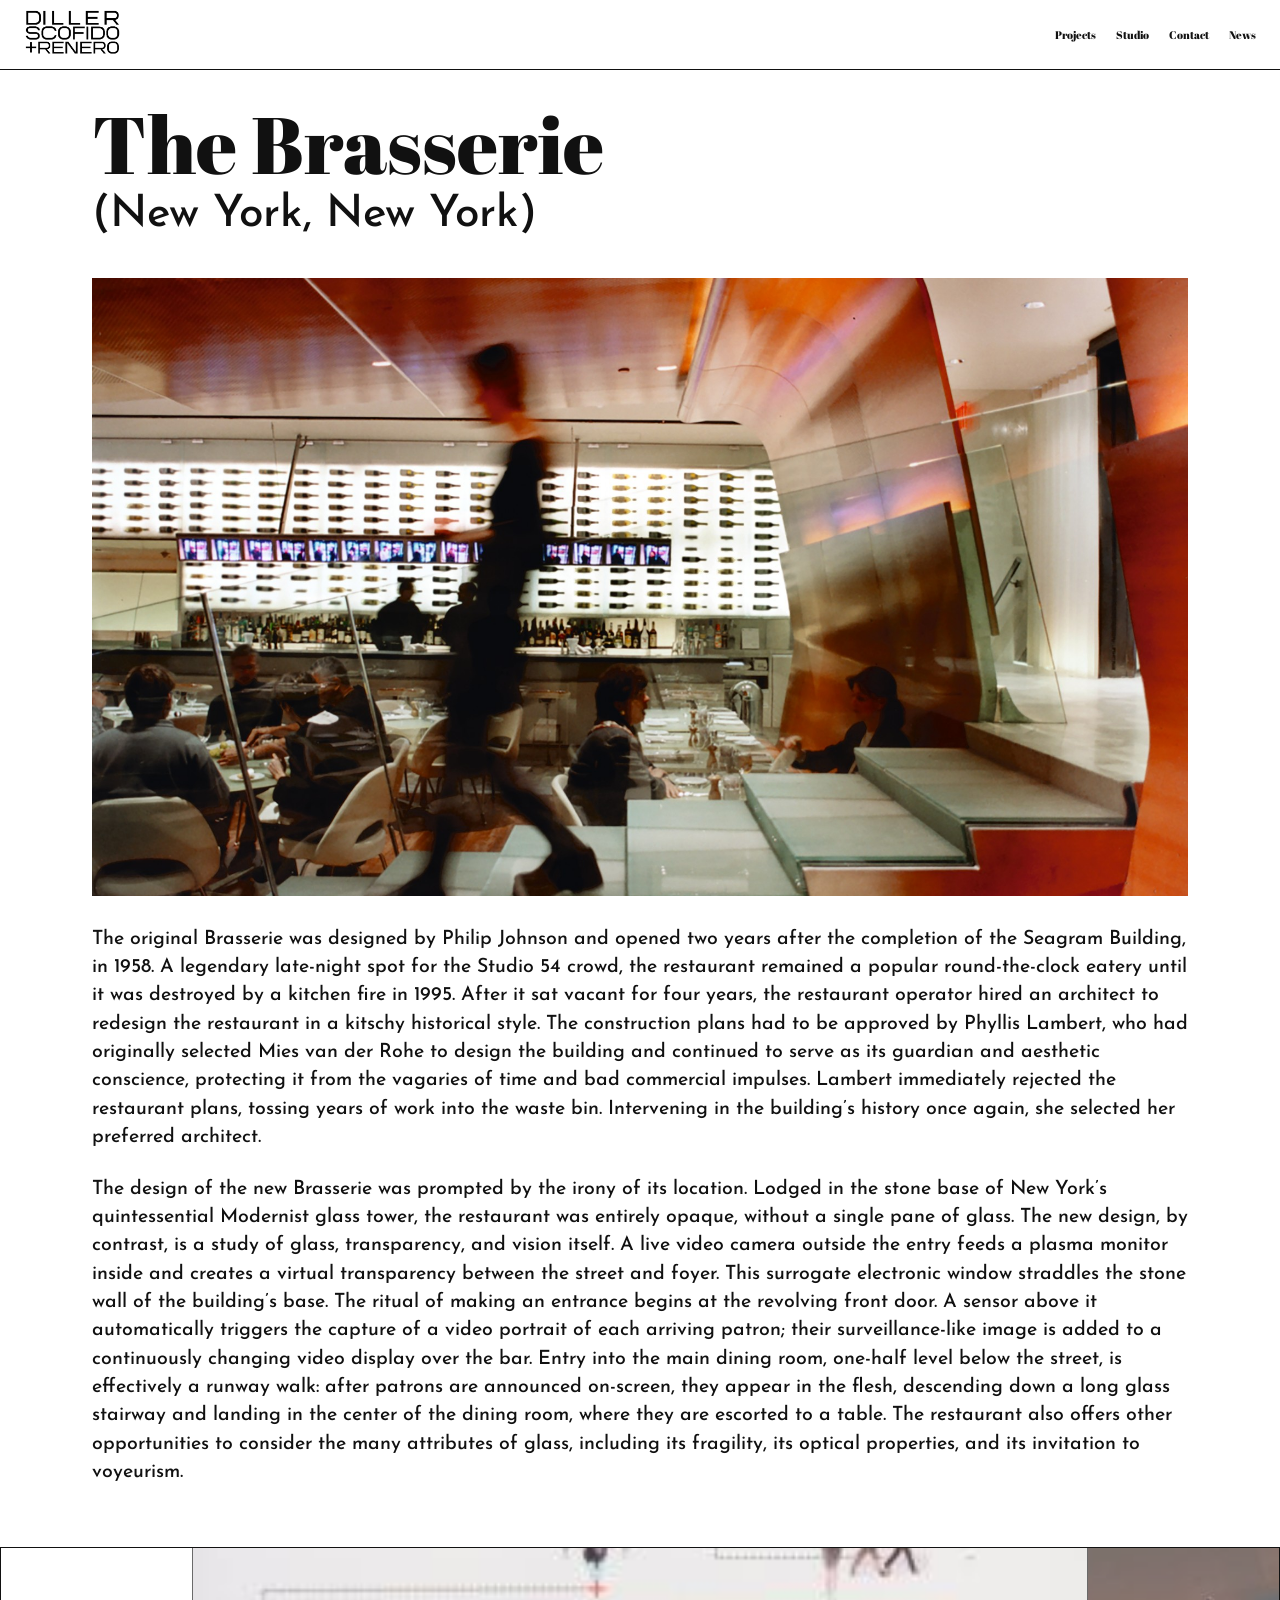
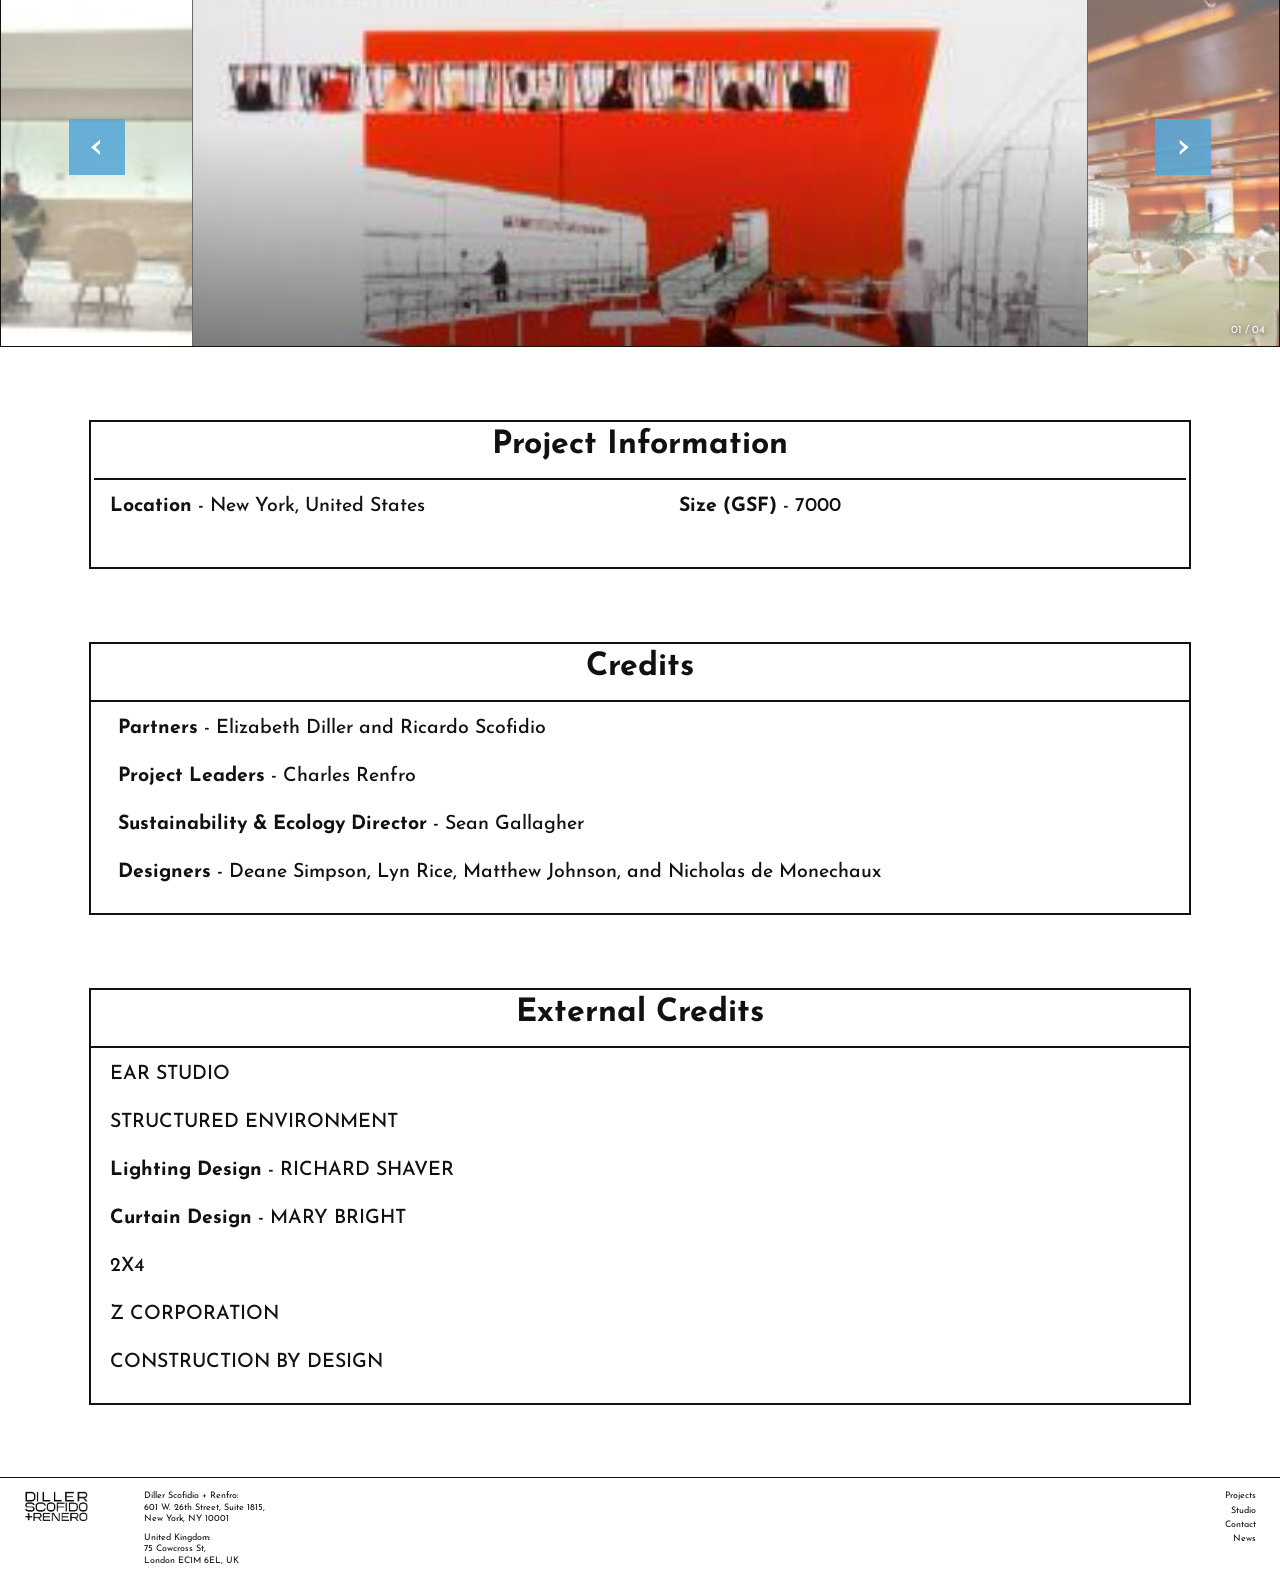
<file: the-brasserie.html>
<!doctype html>
<html lang="en">
<head>
  <meta charset="utf-8">
  <meta name="viewport" content="width=device-width, initial-scale=1">
  <title>The Brasserie | Diller Scofidio + Renfro</title>
  <link rel="preconnect" href="https://fonts.googleapis.com">
  <link rel="preconnect" href="https://fonts.gstatic.com" crossorigin>
  <link href="https://fonts.googleapis.com/css2?family=Abril+Fatface&family=Josefin+Sans:wght@400;500;600;700&display=swap" rel="stylesheet">
  <link rel="stylesheet" href="css/style.css">
  <script src="js/script.js" defer></script>
</head>
<body>
  <header class="site-header">
    <a class="site-logo" href="index.html#home" aria-label="Diller Scofidio + Renfro home">
      <img src="images/CustomDSRLogo.png" alt="Diller Scofidio + Renfro">
    </a>
    <button class="menu-toggle" type="button" aria-controls="primary-navigation" aria-expanded="false">
      <span class="visually-hidden">Toggle navigation</span>
      <span class="menu-toggle__icon" aria-hidden="true"></span>
    </button>
    <nav class="primary-navigation" id="primary-navigation" aria-label="Primary navigation">
      <a href="projects.html" aria-current="page">Projects</a>
      <a href="index.html#studio">Studio</a>
      <a href="index.html#contact">Contact</a>
      <a href="news.html">News</a>
    </nav>
  </header>
  <main class="project-detail">
    <div class="project-detail__body">
      <h1 class="project-detail__title">The Brasserie</h1>
      <p class="project-detail__location">(New York, New York)</p>
      <img class="project-detail__hero" src="images/DSRTheBrasserie.jpg" alt="The Brasserie">
      <p>The original Brasserie was designed by Philip Johnson and opened two years after the completion of the Seagram Building, in 1958. A legendary late-night spot for the Studio 54 crowd, the restaurant remained a popular round-the-clock eatery until it was destroyed by a kitchen fire in 1995. After it sat vacant for four years, the restaurant operator hired an architect to redesign the restaurant in a kitschy historical style. The construction plans had to be approved by Phyllis Lambert, who had originally selected Mies van der Rohe to design the building and continued to serve as its guardian and aesthetic conscience, protecting it from the vagaries of time and bad commercial impulses. Lambert immediately rejected the restaurant plans, tossing years of work into the waste bin. Intervening in the building’s history once again, she selected her preferred architect.</p>
      <p>The design of the new Brasserie was prompted by the irony of its location. Lodged in the stone base of New York’s quintessential Modernist glass tower, the restaurant was entirely opaque, without a single pane of glass. The new design, by contrast, is a study of glass, transparency, and vision itself. A live video camera outside the entry feeds a plasma monitor inside and creates a virtual transparency between the street and foyer. This surrogate electronic window straddles the stone wall of the building’s base. The ritual of making an entrance begins at the revolving front door. A sensor above it automatically triggers the capture of a video portrait of each arriving patron; their surveillance-like image is added to a continuously changing video display over the bar. Entry into the main dining room, one-half level below the street, is effectively a runway walk: after patrons are announced on-screen, they appear in the flesh, descending down a long glass stairway and landing in the center of the dining room, where they are escorted to a table. The restaurant also offers other opportunities to consider the many attributes of glass, including its fragility, its optical properties, and its invitation to voyeurism.</p>
    </div>
    <section class="project-carousel" aria-label="The Brasserie images" data-images="images/DSRBrasserieCarousel1.jpg|images/DSRBrasserieCarousel2.jpg|images/DSRBrasserieCarousel3.jpg|images/DSRBrasserieCarousel4.jpg">
      <img class="project-carousel__image" src="images/DSRBrasserieCarousel1.jpg" alt="The Brasserie" fetchpriority="high">
      <span class="project-carousel__side-panel project-carousel__side-panel--left" aria-hidden="true">
        <img class="project-carousel__preview project-carousel__preview--previous" src="images/DSRBrasserieCarousel4.jpg" alt="">
      </span>
      <span class="project-carousel__side-panel project-carousel__side-panel--right" aria-hidden="true">
        <img class="project-carousel__preview project-carousel__preview--next" src="images/DSRBrasserieCarousel2.jpg" alt="">
      </span>
      <button class="project-carousel__control project-carousel__control--previous" type="button" aria-label="Previous image">
        <span aria-hidden="true">&lsaquo;</span>
      </button>
      <button class="project-carousel__control project-carousel__control--next" type="button" aria-label="Next image">
        <span aria-hidden="true">&rsaquo;</span>
      </button>
      <span class="project-carousel__count" aria-live="polite">01 / 04</span>
    </section>
    <div class="project-detail__body project-detail__facts">
      <section class="project-facts">
        <h2>Project Information</h2>
        <div class="project-facts__grid project-facts__grid--info" style="--info-column: 640">
          <p><strong>Location</strong> - New York, United States</p>
          <p><strong>Size (GSF)</strong> - 7000</p>
        </div>
      </section>
      <section class="project-facts project-facts--list">
        <h2>Credits</h2>
        <div class="project-facts__grid">
          <p><strong>Partners</strong> - Elizabeth Diller and Ricardo Scofidio</p>
          <p><strong>Project Leaders</strong> - Charles Renfro</p>
          <p><strong>Sustainability &amp; Ecology Director</strong> - Sean Gallagher</p>
          <p><strong>Designers</strong> - Deane Simpson, Lyn Rice, Matthew Johnson, and Nicholas de Monechaux</p>
        </div>
      </section>
      <section class="project-facts project-facts--list project-facts--external">
        <h2>External Credits</h2>
        <div class="project-facts__grid">
          <p>EAR STUDIO</p>
          <p>STRUCTURED ENVIRONMENT</p>
          <p><strong>Lighting Design</strong> - RICHARD SHAVER</p>
          <p><strong>Curtain Design</strong> - MARY BRIGHT</p>
          <p>2X4</p>
          <p>Z CORPORATION</p>
          <p>CONSTRUCTION BY DESIGN</p>
        </div>
      </section>
    </div>
  </main>
  <footer class="site-footer">
    <a class="site-footer__logo" href="index.html#home" aria-label="Diller Scofidio + Renfro home">
      <img src="images/CustomDSRLogo.png" alt="">
    </a>
    <div class="site-footer__offices">
      <address><span>Diller Scofidio + Renfro:</span>601 W. 26th Street, Suite 1815,<br>New York, NY 10001</address>
      <address><span>United Kingdom:</span>75 Cowcross St,<br>London EC1M 6EL, UK</address>
    </div>
    <nav class="site-footer__navigation" aria-label="Footer navigation">
      <a href="projects.html" aria-current="page">Projects</a>
      <a href="index.html#studio">Studio</a>
      <a href="index.html#contact">Contact</a>
      <a href="news.html">News</a>
    </nav>
  </footer>
</body>
</html>
</file>
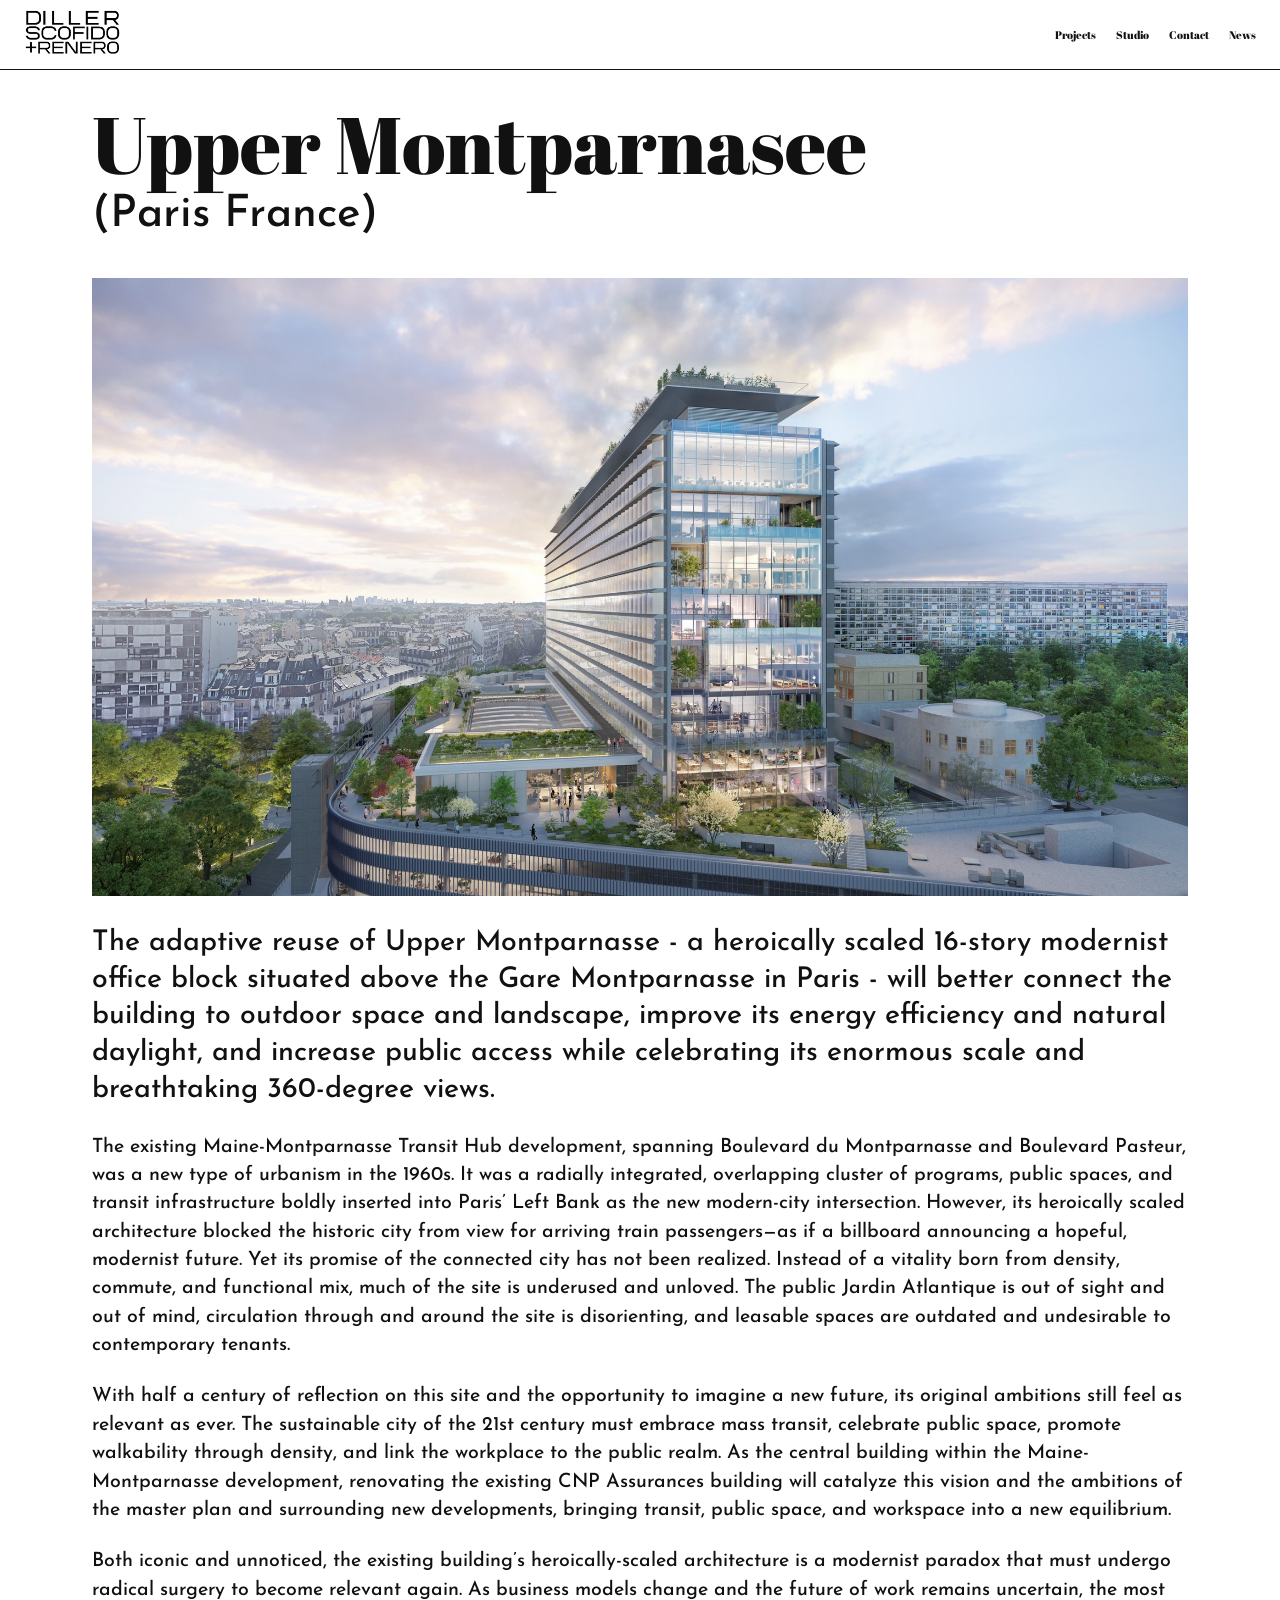
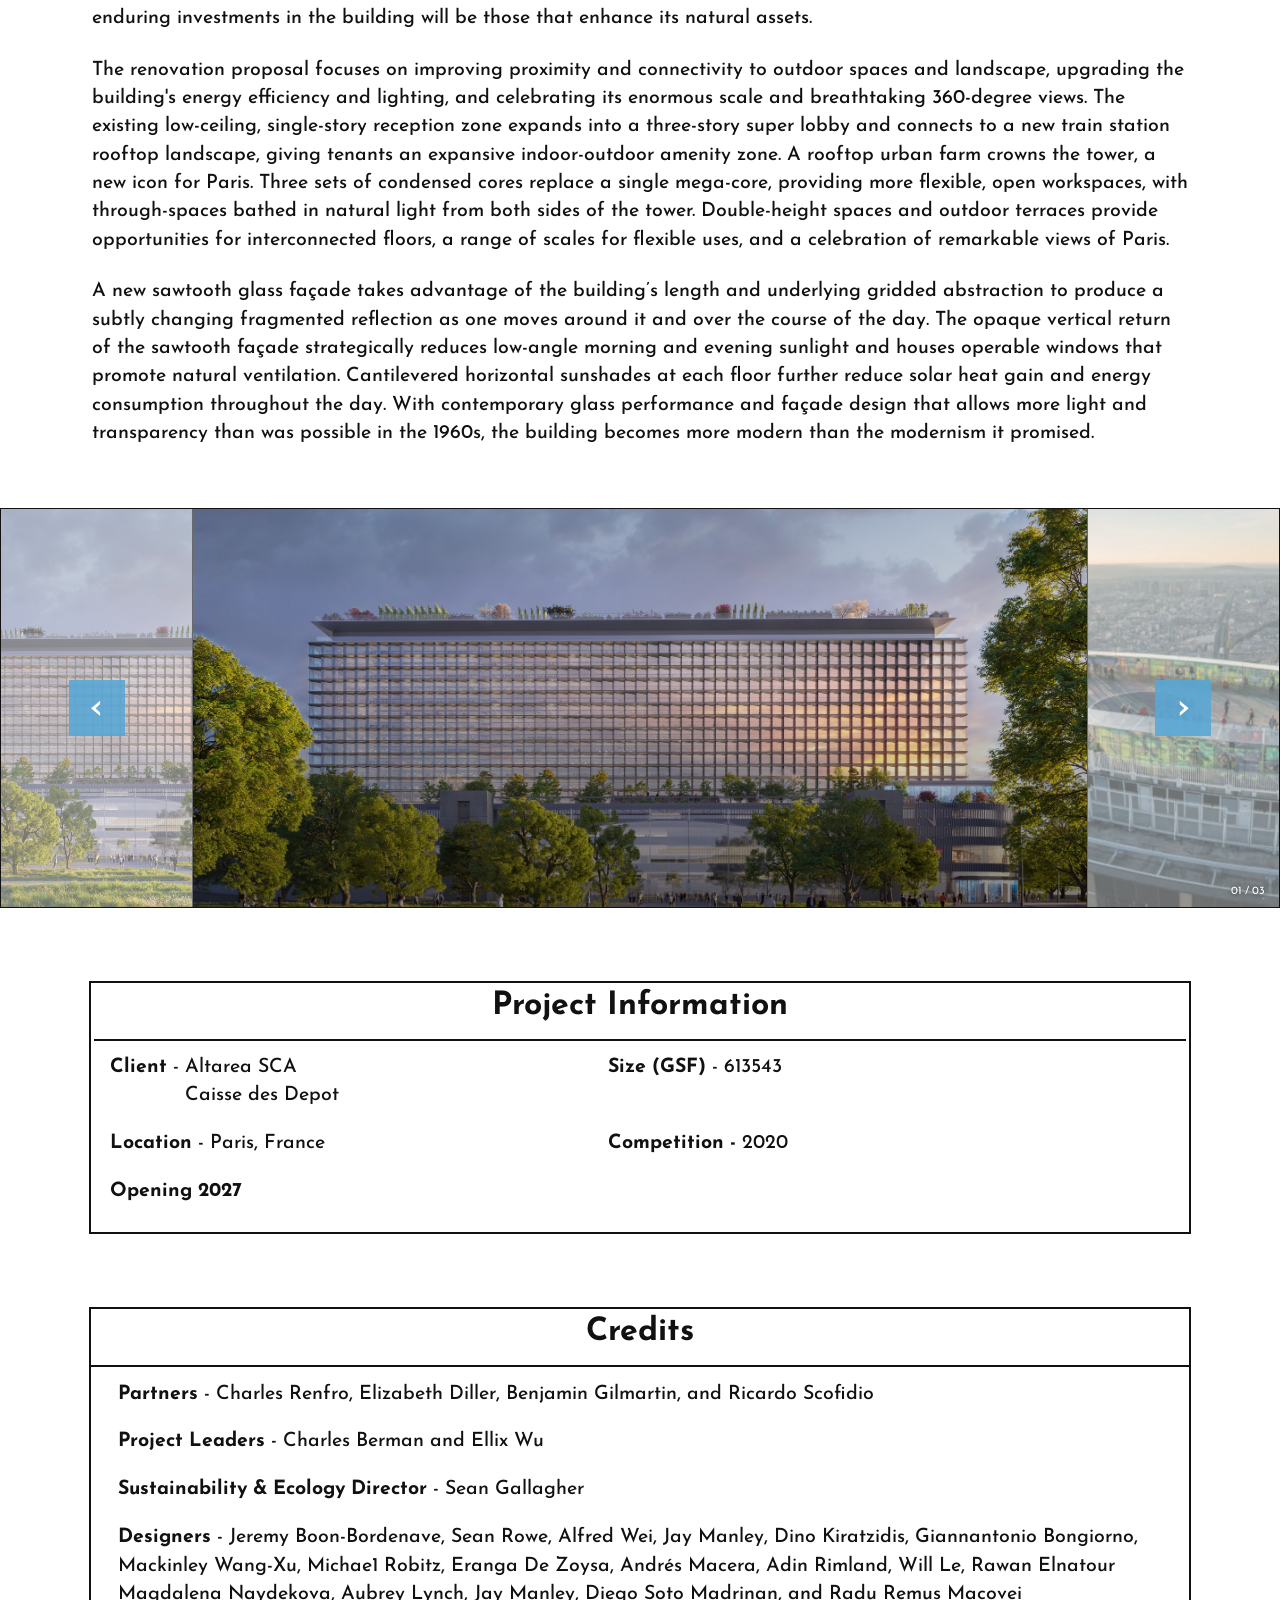
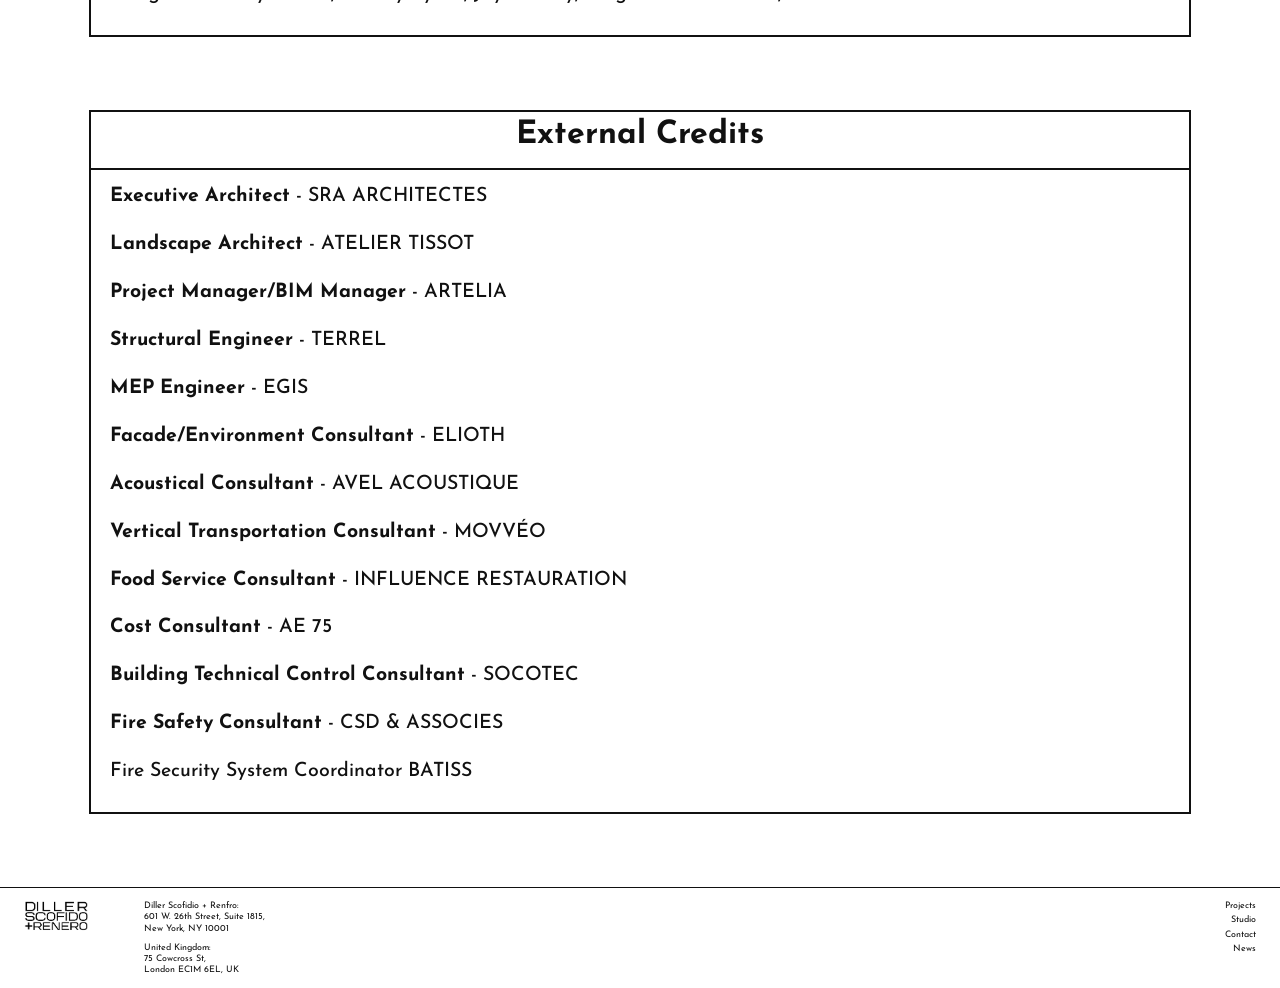
<file: upper-montparnasse.html>
<!doctype html>
<html lang="en">
<head>
  <meta charset="utf-8">
  <meta name="viewport" content="width=device-width, initial-scale=1">
  <title>Upper Montparnasee | Diller Scofidio + Renfro</title>
  <link rel="preconnect" href="https://fonts.googleapis.com">
  <link rel="preconnect" href="https://fonts.gstatic.com" crossorigin>
  <link href="https://fonts.googleapis.com/css2?family=Abril+Fatface&family=Josefin+Sans:wght@400;500;600;700&display=swap" rel="stylesheet">
  <link rel="stylesheet" href="css/style.css">
  <script src="js/script.js" defer></script>
</head>
<body>
  <header class="site-header">
    <a class="site-logo" href="index.html#home" aria-label="Diller Scofidio + Renfro home">
      <img src="images/CustomDSRLogo.png" alt="Diller Scofidio + Renfro">
    </a>
    <button class="menu-toggle" type="button" aria-controls="primary-navigation" aria-expanded="false">
      <span class="visually-hidden">Toggle navigation</span>
      <span class="menu-toggle__icon" aria-hidden="true"></span>
    </button>
    <nav class="primary-navigation" id="primary-navigation" aria-label="Primary navigation">
      <a href="projects.html" aria-current="page">Projects</a>
      <a href="index.html#studio">Studio</a>
      <a href="index.html#contact">Contact</a>
      <a href="news.html">News</a>
    </nav>
  </header>
  <main class="project-detail">
    <div class="project-detail__body">
      <h1 class="project-detail__title">Upper Montparnasee</h1>
      <p class="project-detail__location">(Paris France)</p>
      <img class="project-detail__hero" src="images/DSRUpperMontparnasse.jpg" alt="Upper Montparnasee">
      <p class="project-detail__lead">The adaptive reuse of Upper Montparnasse - a heroically scaled 16-story modernist office block situated above the Gare Montparnasse in Paris - will better connect the building to outdoor space and landscape, improve its energy efficiency and natural daylight, and increase public access while celebrating its enormous scale and breathtaking 360-degree views.</p>
      <p>The existing Maine-Montparnasse Transit Hub development, spanning Boulevard du Montparnasse and Boulevard Pasteur, was a new type of urbanism in the 1960s. It was a radially integrated, overlapping cluster of programs, public spaces, and transit infrastructure boldly inserted into Paris’ Left Bank as the new modern-city intersection. However, its heroically scaled architecture blocked the historic city from view for arriving train passengers—as if a billboard announcing a hopeful, modernist future. Yet its promise of the connected city has not been realized. Instead of a vitality born from density, commute, and functional mix, much of the site is underused and unloved. The public Jardin Atlantique is out of sight and out of mind, circulation through and around the site is disorienting, and leasable spaces are outdated and undesirable to contemporary tenants.</p>
      <p>With half a century of reflection on this site and the opportunity to imagine a new future, its original ambitions still feel as relevant as ever. The sustainable city of the 21st century must embrace mass transit, celebrate public space, promote walkability through density, and link the workplace to the public realm. As the central building within the Maine- Montparnasse development, renovating the existing CNP Assurances building will catalyze this vision and the ambitions of the master plan and surrounding new developments, bringing transit, public space, and workspace into a new equilibrium.</p>
      <p>Both iconic and unnoticed, the existing building’s heroically-scaled architecture is a modernist paradox that must undergo radical surgery to become relevant again. As business models change and the future of work remains uncertain, the most enduring investments in the building will be those that enhance its natural assets.</p>
      <p>The renovation proposal focuses on improving proximity and connectivity to outdoor spaces and landscape, upgrading the building's energy efficiency and lighting, and celebrating its enormous scale and breathtaking 360-degree views. The existing low-ceiling, single-story reception zone expands into a three-story super lobby and connects to a new train station rooftop landscape, giving tenants an expansive indoor-outdoor amenity zone. A rooftop urban farm crowns the tower, a new icon for Paris. Three sets of condensed cores replace a single mega-core, providing more flexible, open workspaces, with through-spaces bathed in natural light from both sides of the tower. Double-height spaces and outdoor terraces provide opportunities for interconnected floors, a range of scales for flexible uses, and a celebration of remarkable views of Paris.</p>
      <p>A new sawtooth glass façade takes advantage of the building’s length and underlying gridded abstraction to produce a subtly changing fragmented reflection as one moves around it and over the course of the day. The opaque vertical return of the sawtooth façade strategically reduces low-angle morning and evening sunlight and houses operable windows that promote natural ventilation. Cantilevered horizontal sunshades at each floor further reduce solar heat gain and energy consumption throughout the day. With contemporary glass performance and façade design that allows more light and transparency than was possible in the 1960s, the building becomes more modern than the modernism it promised.</p>
    </div>
    <section class="project-carousel" aria-label="Upper Montparnasee images" data-images="images/DSRUpperMontparnaseeCarousel1.jpeg|images/DSRUpperMontparnaseeCarousel2.jpg|images/DSRUpperMontparnaseeCarousel3.jpeg">
      <img class="project-carousel__image" src="images/DSRUpperMontparnaseeCarousel1.jpeg" alt="Upper Montparnasee" fetchpriority="high">
      <span class="project-carousel__side-panel project-carousel__side-panel--left" aria-hidden="true">
        <img class="project-carousel__preview project-carousel__preview--previous" src="images/DSRUpperMontparnaseeCarousel3.jpeg" alt="">
      </span>
      <span class="project-carousel__side-panel project-carousel__side-panel--right" aria-hidden="true">
        <img class="project-carousel__preview project-carousel__preview--next" src="images/DSRUpperMontparnaseeCarousel2.jpg" alt="">
      </span>
      <button class="project-carousel__control project-carousel__control--previous" type="button" aria-label="Previous image">
        <span aria-hidden="true">&lsaquo;</span>
      </button>
      <button class="project-carousel__control project-carousel__control--next" type="button" aria-label="Next image">
        <span aria-hidden="true">&rsaquo;</span>
      </button>
      <span class="project-carousel__count" aria-live="polite">01 / 03</span>
    </section>
    <div class="project-detail__body project-detail__facts">
      <section class="project-facts">
        <h2>Project Information</h2>
        <div class="project-facts__grid project-facts__grid--info" style="--info-column: 560">
          <p class="project-facts__hang"><strong>Client</strong> - <span>Altarea SCA<br>Caisse des Depot</span></p>
          <p><strong>Size (GSF)</strong> - 613543</p>
          <p><strong>Location</strong> - Paris, France</p>
          <p><strong>Competition -</strong> 2020</p>
          <p class="project-facts__wide"><strong>Opening 2027</strong></p> 
        </div>
      </section>
      <section class="project-facts project-facts--list">
        <h2>Credits</h2>
        <div class="project-facts__grid">
          <p><strong>Partners</strong> - Charles Renfro, Elizabeth Diller, Benjamin Gilmartin, and Ricardo Scofidio</p>
          <p><strong>Project Leaders</strong> - Charles Berman and Ellix Wu</p>
          <p><strong>Sustainability &amp; Ecology Director</strong> - Sean Gallagher</p>
          <p><strong>Designers</strong> - Jeremy Boon-Bordenave, Sean Rowe, Alfred Wei, Jay Manley, Dino Kiratzidis, Giannantonio Bongiorno, Mackinley Wang-Xu, Michae1 Robitz, Eranga De Zoysa, Andrés Macera, Adin Rimland, Will Le, Rawan Elnatour Magdalena Naydekova, Aubrey Lynch, Jay Manley, Diego Soto Madrinan, and Radu Remus Macovei</p>
        </div>
      </section>
      <section class="project-facts project-facts--list project-facts--external">
        <h2>External Credits</h2>
        <div class="project-facts__grid">
          <p><strong>Executive Architect</strong> - SRA ARCHITECTES</p>
          <p><strong>Landscape Architect</strong> - ATELIER TISSOT</p>
          <p><strong>Project Manager/BIM Manager</strong> - ARTELIA</p>
          <p><strong>Structural Engineer</strong> - TERREL</p>
          <p><strong>MEP Engineer</strong> - EGIS</p>
          <p><strong>Facade/Environment Consultant</strong> - ELIOTH</p>
          <p><strong>Acoustical Consultant</strong> - AVEL ACOUSTIQUE</p>
          <p><strong>Vertical Transportation Consultant</strong> - MOVVÉO</p>
          <p><strong>Food Service Consultant</strong> - INFLUENCE RESTAURATION</p>
          <p><strong>Cost Consultant</strong> - AE 75</p>
          <p><strong>Building Technical Control Consultant</strong> - SOCOTEC</p>
          <p><strong>Fire Safety Consultant</strong> - CSD &amp; ASSOCIES</p>
          <p>Fire Security System Coordinator BATISS</p>
        </div>
      </section>
    </div>
  </main>
  <footer class="site-footer">
    <a class="site-footer__logo" href="index.html#home" aria-label="Diller Scofidio + Renfro home">
      <img src="images/CustomDSRLogo.png" alt="">
    </a>
    <div class="site-footer__offices">
      <address><span>Diller Scofidio + Renfro:</span>601 W. 26th Street, Suite 1815,<br>New York, NY 10001</address>
      <address><span>United Kingdom:</span>75 Cowcross St,<br>London EC1M 6EL, UK</address>
    </div>
    <nav class="site-footer__navigation" aria-label="Footer navigation">
      <a href="projects.html" aria-current="page">Projects</a>
      <a href="index.html#studio">Studio</a>
      <a href="index.html#contact">Contact</a>
      <a href="news.html">News</a>
    </nav>
  </footer>
</body>
</html>
</file>
<file: css/style.css>
/* GLOBAL STYLESHEET */
*, *::before, *::after { box-sizing: border-box; }
body {
  margin: 0;
  color: #111;
  font-family: "Josefin Sans", sans-serif;
}

.site-header {
  position: relative;
  display: flex;
  align-items: center;
  justify-content: space-between;
  min-height: 56px;
  padding: 8px 24px;
  background: #fff;
  border-bottom: 1px solid #111;
}

.site-logo {
  display: block;
  color: inherit;
  line-height: 0;
  text-decoration: none;
}

.site-logo img {
  display: block;
  width: 96px;
  height: auto;
}

.project-carousel {
  position: relative;
  overflow: hidden;
  width: 100%;
  aspect-ratio: 3.2 / 1;
  min-height: 220px;
  max-height: 560px;
  background: #d7d7d7;
  color: #fff;
  border: 1px solid #111;
}

.project-carousel::after {
  position: absolute;
  inset: 45% 0 0;
  background: linear-gradient(transparent, rgb(0 0 0 / 45%));
  content: "";
  pointer-events: none;
}

.project-carousel__image {
  display: block;
  width: 70%;
  height: 100%;
  margin: 0 auto;
  object-fit: cover;
}

.project-carousel__side-panel {
  position: absolute;
  z-index: 1;
  top: 0;
  bottom: 0;
  width: 15%;
  overflow: hidden;
  background: #d7d7d7;
  pointer-events: none;
}

.project-carousel__side-panel::after {
  position: absolute;
  inset: 0;
  background: rgb(255 255 255 / 40%);
  content: "";
}

.project-carousel__preview {
  display: block;
  width: 100%;
  height: 100%;
  object-fit: cover;
}

.project-carousel__side-panel--left {
  left: 0;
  border-right: 1px solid rgb(17 17 17 / 55%);
}

.project-carousel__side-panel--right {
  right: 0;
  border-left: 1px solid rgb(17 17 17 / 55%);
}

.project-carousel__title {
  position: absolute;
  z-index: 2;
  top: 8%;
  left: 50%;
  margin: 0;
  padding: 5px 14px 3px;
  transform: translateX(-50%);
  background: rgb(255 255 255 / 78%);
  color: #111;
  font-family: "Abril Fatface", serif;
  font-size: clamp(28px, 5vw, 70px);
  font-weight: 400;
  line-height: 1;
  text-align: center;
  white-space: nowrap;
}

.project-carousel__control {
  position: absolute;
  z-index: 3;
  top: 50%;
  display: grid;
  width: 56px;
  height: 56px;
  place-items: center;
  transform: translateY(-50%);
  border: 0;
  background: rgb(88 168 215 / 88%);
  color: #fff;
  cursor: pointer;
  font: inherit;
}

.project-carousel__control span {
  font-size: 40px;
  line-height: 1;
}

.project-carousel__control--previous { left: calc(7.5% - 28px); }
.project-carousel__control--next { right: calc(7.5% - 28px); }

.project-carousel__control:hover,
.project-carousel__control:focus-visible { background: rgb(49 126 174 / 94%); }

.project-carousel__count {
  position: absolute;
  z-index: 3;
  right: 14px;
  bottom: 10px;
  font-size: 11px;
  text-shadow: 0 1px 4px rgb(0 0 0 / 65%);
}

.home-content {
  width: calc(70% - 1.4px);
  margin: 0 auto;
  padding: 48px 0 64px;
}

.studio-section,
.team-section {
  width: 100%;
  margin-right: auto;
  margin-left: auto;
}

.studio-section {
  margin-bottom: 56px;
}

.home-content h1,
.home-content h2 {
  margin: 0 0 18px;
  font-family: "Abril Fatface", serif;
  font-size: 30px;
  font-weight: 400;
  text-align: center;
}

.studio-section p,
.team-member p {
  margin: 0;
  font-size: 15px;
  line-height: 1.55;
}

.team-list {
  display: grid;
  gap: 24px;
}

.team-member h3 {
  margin: 0 0 8px;
  font-size: 14px;
  font-weight: 700;
  text-transform: uppercase;
}

.contact-section {
  width: 100%;
  margin: 56px auto 0;
  padding-top: 28px;
}

.contact-offices {
  display: grid;
  grid-template-columns: 1fr;
  gap: 20px;
  margin-top: 28px;
}

.contact-entry:first-child {
  grid-column: auto;
}

.contact-entry h3 {
  margin: 0 0 8px;
  font-size: 14px;
  font-weight: 700;
  text-transform: uppercase;
}

.contact-entry p,
.contact-entry address {
  margin: 0;
  font-size: 15px;
  font-style: normal;
  line-height: 1.55;
}

.contact-entry a {
  color: inherit;
  text-decoration: none;
}

.contact-entry a:hover,
.contact-entry a:focus-visible {
  text-decoration: underline;
  text-underline-offset: 2px;
}

.contact-entry:first-child address {
  font-size: 15px;
  line-height: 1.55;
}

.projects-page {
  width: 100%;
  margin: 0;
  padding: 0 24px 56px;
}

.project-category-bar {
  position: relative;
  z-index: 5;
  display: flex;
  flex-wrap: wrap;
  align-items: stretch;
  gap: 0;
  margin-bottom: 20px;
  border-bottom: 1px solid #111;
}

.category-filter {
  position: static;
}

.category-filter summary {
  display: flex;
  align-items: center;
  gap: 10px;
  min-height: 34px;
  padding: 7px 12px;
  border: 1px solid #111;
  border-bottom: 0;
  background: #fff;
  cursor: pointer;
  font-size: 12px;
  list-style: none;
  white-space: nowrap;
}

.project-filter-reset {
  min-height: 34px;
  padding: 7px 12px;
  border: 1px solid #111;
  border-bottom: 0;
  border-radius: 0;
  background: #fff;
  color: inherit;
  cursor: pointer;
  font: inherit;
  font-size: 12px;
  white-space: nowrap;
}

.category-filter + .category-filter,
.project-filter-reset + .category-filter {
  margin-left: -1px;
}

.category-filter summary::-webkit-details-marker { display: none; }

.category-filter summary::after {
  width: 6px;
  height: 6px;
  margin-left: auto;
  transform: translateY(-2px) rotate(45deg);
  border-right: 1px solid currentColor;
  border-bottom: 1px solid currentColor;
  content: "";
}

.category-filter[open] summary::after {
  transform: translateY(2px) rotate(225deg);
}

.category-filter[open] summary,
.category-filter.is-active summary {
  background: #111;
  color: #fff;
}

.category-filter__options {
  position: absolute;
  top: 100%;
  left: 0;
  right: 0;
  z-index: 6;
  display: grid;
  grid-template-columns: repeat(auto-fit, minmax(145px, 1fr));
  gap: 8px;
  min-height: 90px;
  padding: 16px;
  border: 1px solid #111;
  border-top: 0;
  background: #fff;
}

.category-filter__options button,
.project-category-page {
  display: block;
  padding: 9px 12px;
  border: 1px solid #111;
  border-radius: 0;
  background: #fff;
  color: inherit;
  cursor: pointer;
  font: inherit;
  font-size: 12px;
  text-align: center;
  text-decoration: none;
  white-space: nowrap;
}

.category-filter__options button:hover,
.category-filter__options button:focus-visible,
.category-filter__options button.is-active,
.project-filter-reset:hover,
.project-filter-reset:focus-visible,
.project-filter-reset.is-active,
.project-category-page:hover,
.project-category-page:focus-visible {
  background: #111;
  color: #fff;
}

.project-criterion__count {
  margin-left: 5px;
}

.project-search {
  display: flex;
  min-height: 38px;
  border: 1px solid #777;
}

.project-browser {
  position: relative;
  z-index: 0;
  width: min(100%, 1120px);
  margin: 0 auto;
}

.project-search input {
  flex: 1;
  min-width: 0;
  padding: 8px 12px;
  border: 0;
  background: transparent;
  color: inherit;
  font: inherit;
  font-size: 14px;
}

.project-search input:focus-visible {
  outline: 2px solid #317eae;
  outline-offset: -2px;
}

.project-search button {
  display: grid;
  width: 40px;
  place-items: center;
  border: 0;
  background: transparent;
  cursor: pointer;
}

.project-search svg {
  width: 17px;
  fill: none;
  stroke: currentColor;
  stroke-width: 1.8;
}

.project-toolbar {
  display: flex;
  align-items: center;
  justify-content: space-between;
  gap: 16px;
  padding: 12px 0 18px;
  font-size: 12px;
}

.project-sort {
  display: flex;
  align-items: center;
  gap: 8px;
}

.project-sort-group {
  display: flex;
  align-items: center;
  gap: 4px;
}

.project-sort select,
.project-order select {
  min-width: 118px;
  padding: 4px 8px;
  border: 1px solid #777;
  border-radius: 0;
  background: #fff;
  color: inherit;
  font: inherit;
}

.project-view-toggle {
  display: flex;
  gap: 12px;
}

.project-view-toggle button {
  padding: 3px 0;
  border: 0;
  border-bottom: 1px solid transparent;
  background: transparent;
  color: inherit;
  cursor: pointer;
  font: inherit;
}

.project-view-toggle button.is-active {
  border-bottom-color: #111;
  font-weight: 700;
}

.project-grid {
  display: grid;
  grid-template-columns: repeat(2, minmax(0, 1fr));
  gap: 20px;
}

.project-card a {
  display: block;
  color: inherit;
  text-decoration: none;
}

.project-card img {
  display: block;
  width: 100%;
  aspect-ratio: 1.55 / 1;
  background: #e5e5e5;
  object-fit: cover;
}

.project-card h2 {
  margin: 6px 0 0;
  font-size: 13px;
  font-weight: 400;
  line-height: 1.35;
}

.project-card a:hover h2,
.project-card a:focus-visible h2 { text-decoration: underline; }

.project-grid.is-list-view {
  grid-template-columns: 1fr;
  gap: 14px;
}

.project-grid.is-list-view .project-card a {
  display: grid;
  grid-template-columns: minmax(140px, 28%) 1fr;
  align-items: start;
  gap: 14px;
}

.project-grid.is-list-view .project-card img { aspect-ratio: 1.55 / 1; }
.project-grid.is-list-view .project-card h2 { margin-top: 0; font-size: 16px; font-weight: 700; }

.project-card__description { display: none; }

.project-grid.is-list-view .project-card__description {
  display: block;
  margin: 6px 0 0;
  font-size: 14px;
  line-height: 1.45;
}

.project-empty-state {
  margin: 24px 0;
  text-align: center;
}

.site-footer {
  display: grid;
  grid-template-columns: 100px minmax(0, 1fr) auto;
  align-items: start;
  gap: 20px;
  padding: 12px 24px;
  border-top: 1px solid #111;
}

.site-footer__logo img {
  display: block;
  width: 64px;
  height: auto;
}

.site-footer__offices {
  display: grid;
  gap: 8px;
  font-size: 9px;
  line-height: 1.25;
}

.site-footer__offices address {
  font-style: normal;
}

.site-footer__offices span {
  display: block;
}

.site-footer__navigation {
  display: grid;
  gap: 3px;
  justify-items: end;
}

.site-footer__navigation a {
  color: inherit;
  font-size: 9px;
  line-height: 1.25;
  text-decoration: none;
}

.site-footer__navigation a:hover,
.site-footer__navigation a:focus-visible {
  text-decoration: underline;
  text-underline-offset: 2px;
}

.primary-navigation {
  display: flex;
  align-items: center;
  gap: 20px;
}

.primary-navigation a {
  color: inherit;
  font-family: "Abril Fatface", serif;
  font-size: 11px;
  text-decoration: none;
}

.primary-navigation a:hover,
.primary-navigation a:focus-visible {
  text-decoration: underline;
  text-underline-offset: 3px;
}

.menu-toggle { display: none; }

.visually-hidden {
  position: absolute;
  width: 1px;
  height: 1px;
  padding: 0;
  overflow: hidden;
  clip: rect(0, 0, 0, 0);
  white-space: nowrap;
  border: 0;
}

.news-featured {
  position: relative;
  display: grid;
  grid-template-columns: 15% minmax(0, 1fr) 15%;
  height: clamp(280px, 31.25vw, 460px);
  border-bottom: 1px solid #111;
}

.news-featured__panel,
.news-featured__center {
  position: relative;
  overflow: hidden;
  border-right: 1px solid #111;
  background-color: #e8e8e8;
}

.news-featured__panel:last-of-type {
  border-right: 0;
  border-left: 1px solid #111;
}

.news-featured__center {
  display: flex;
  flex-direction: column;
  justify-content: space-between;
  background-color: #d7d7d7;
}

.news-featured__panel img,
.news-featured__image {
  position: absolute;
  inset: 0;
  display: block;
  width: 100%;
  height: 100%;
  object-fit: cover;
}

.news-featured__panel {
  background: #e8e8e8;
}

.news-featured__panel::after {
  position: absolute;
  z-index: 1;
  inset: 0;
  background: rgb(255 255 255 / 40%);
  content: "";
  pointer-events: none;
}

.news-featured__image {
  opacity: .82;
}

.news-featured__preview {
  opacity: .78;
}

.news-featured__center h1 {
  z-index: 1;
  margin: 0;
  padding: 14px 12px 10px;
  background: rgb(255 255 255 / 70%);
  font-family: "Abril Fatface", serif;
  font-size: clamp(30px, 4.5vw, 68px);
  font-weight: 400;
  line-height: 1.1;
  text-align: center;
  text-transform: uppercase;
}

.news-featured__story {
  z-index: 1;
  padding: 14px 18px 10px;
  background: rgb(255 255 255 / 72%);
}

.news-featured__publication {
  margin: 0 0 4px;
  font-size: clamp(12px, 1.4vw, 20px);
  font-weight: 700;
}

.news-featured__publication span {
  font-weight: 400;
}

.news-featured__headline {
  margin: 0;
  font-size: clamp(15px, 2.2vw, 32px);
  line-height: 1.2;
}

.news-featured__control {
  position: absolute;
  z-index: 2;
  top: 50%;
  display: grid;
  width: 52px;
  height: 56px;
  place-items: center;
  transform: translate(-50%, -50%);
  border: 0;
  background: rgb(88 168 215 / 92%);
  color: #fff;
  cursor: pointer;
  font: inherit;
}

.news-featured__control span {
  font-size: 40px;
  line-height: 1;
}

.news-featured__control:hover,
.news-featured__control:focus-visible {
  background: rgb(49 126 174 / 96%);
}

.news-featured__control--previous { left: 5.5%; }
.news-featured__control--next { right: 5.5%; transform: translate(50%, -50%); }

.news-page {
  width: min(100% - 48px, 1230px);
  margin: 0 auto;
  padding: 30px 0 56px;
}

.news-page h2 {
  margin: 0 0 20px;
  font-family: "Abril Fatface", serif;
  font-size: 36px;
  font-weight: 400;
  text-align: center;
}

.news-search {
  display: flex;
  min-height: 48px;
  border: 1px solid #111;
}

.news-search input {
  flex: 1;
  min-width: 0;
  padding: 10px 16px;
  border: 0;
  background: transparent;
  color: inherit;
  font: inherit;
  font-size: 15px;
}

.news-search input:focus-visible {
  outline: 2px solid #317eae;
  outline-offset: -2px;
}

.news-search button {
  display: grid;
  width: 52px;
  place-items: center;
  border: 0;
  background: transparent;
  cursor: pointer;
}

.news-search svg {
  width: 22px;
  fill: none;
  stroke: currentColor;
  stroke-width: 1.8;
}

.news-toolbar {
  display: flex;
  align-items: center;
  justify-content: space-between;
  gap: 16px;
  padding: 12px 0 22px;
  font-size: 14px;
}

.news-sort-group,
.news-sort {
  display: flex;
  align-items: center;
  gap: 10px;
}

.news-sort-group { gap: 28px; }

.news-sort select,
.news-order select {
  min-width: 145px;
  padding: 5px 8px;
  border: 1px solid #111;
  border-radius: 0;
  background: #e5e5e5;
  color: inherit;
  font: inherit;
}

.news-view-toggle {
  display: flex;
  gap: 20px;
}

.news-view-toggle button {
  padding: 3px 0;
  border: 0;
  border-bottom: 1px solid transparent;
  background: transparent;
  color: inherit;
  cursor: pointer;
  font: inherit;
}

.news-view-toggle button.is-active {
  border-bottom-color: #111;
  font-weight: 700;
}

.news-grid {
  display: grid;
  grid-template-columns: repeat(2, minmax(0, 1fr));
  gap: 18px 28px;
}

.news-card {
  display: flex;
  flex-direction: column;
  min-height: 230px;
  padding: 10px;
  border: 2px solid #111;
}

.news-card__header {
  display: grid;
  grid-template-columns: minmax(140px, 42%) 1fr;
  gap: 14px;
  min-height: 78px;
}

.news-card__image {
  overflow: hidden;
  min-height: 78px;
  background-color: #dedede;
}

.news-card__image img {
  display: block;
  width: 100%;
  height: 100%;
  min-height: inherit;
  object-fit: cover;
}

.news-card__metadata {
  font-size: 15px;
  line-height: 1.4;
}

.news-card__metadata p,
.news-card__metadata time {
  display: block;
  margin: 0;
}

.news-card__metadata p {
  font-weight: 700;
  text-transform: uppercase;
}

.news-card__title {
  margin: 12px 0 8px;
  font-size: 18px;
  line-height: 1.35;
}

.news-card__byline {
  margin: auto 4px 0 0;
  font-size: 16px;
  font-style: italic;
  text-align: right;
}

.news-grid.is-list-view {
  grid-template-columns: 1fr;
}

.news-grid.is-list-view .news-card {
  min-height: 130px;
}

.news-grid.is-list-view .news-card__header {
  grid-template-columns: minmax(140px, 25%) 1fr;
}

.news-empty-state {
  margin: 28px 0;
  text-align: center;
}

@media (max-width: 600px) {
  .site-header {
    z-index: 20;
    min-height: 44px;
  }

  .site-logo img { width: 72px; }

  .news-featured {
    grid-template-columns: 8% minmax(0, 1fr) 8%;
    height: clamp(190px, 46vw, 250px);
  }

  .news-featured__center h1 {
    padding: 12px 6px 8px;
    font-size: clamp(24px, 8vw, 36px);
  }

  .news-featured__story { padding: 10px 8px; }
  .news-featured__publication { font-size: 11px; }
  .news-featured__headline { font-size: 15px; }

  .news-featured__control {
    width: 34px;
    height: 40px;
  }

  .news-featured__control span { font-size: 32px; }
  .news-featured__control--previous { left: 5%; }
  .news-featured__control--next { right: 5%; }

  .news-page {
    width: calc(100% - 28px);
    padding: 24px 0 40px;
  }

  .news-page h2 {
    margin-bottom: 16px;
    font-size: 28px;
  }

  .news-search { min-height: 42px; }
  .news-search input { padding: 8px 10px; font-size: 13px; }
  .news-search button { width: 42px; }

  .news-toolbar {
    flex-wrap: wrap;
    gap: 12px;
    padding: 10px 0 16px;
    font-size: 11px;
  }

  .news-sort-group { flex-wrap: wrap; gap: 8px; }
  .news-sort { gap: 5px; }

  .news-sort select,
  .news-order select {
    min-width: 0;
    max-width: 120px;
    padding: 4px;
  }

  .news-view-toggle { gap: 12px; }

  .news-grid,
  .news-grid.is-list-view {
    grid-template-columns: 1fr;
    gap: 12px;
  }

  .news-card { min-height: 190px; padding: 8px; }

  .news-card__header,
  .news-grid.is-list-view .news-card__header {
    grid-template-columns: minmax(100px, 38%) 1fr;
    gap: 10px;
  }

  .news-card__metadata { font-size: 11px; }
  .news-card__title { margin: 10px 0 6px; font-size: 15px; }
  .news-card__byline { font-size: 13px; }

  .project-carousel {
    aspect-ratio: 1.35 / 1;
    min-height: 250px;
  }

  .project-carousel__title {
    top: 8%;
    font-size: clamp(20px, 6vw, 32px);
  }

  .project-carousel__control {
    width: 42px;
    height: 42px;
  }

  .project-carousel__control span { font-size: 34px; }

  .project-carousel__control--previous { left: calc(7.5% - 21px); }
  .project-carousel__control--next { right: calc(7.5% - 21px); }
  .project-carousel__count { right: 12px; }

  .home-content {
    padding: 36px 0 48px;
  }

  .studio-section { margin-bottom: 40px; }
  .home-content h1,
  .home-content h2 { font-size: 26px; }

  .studio-section p,
  .team-member p { font-size: 14px; }

  .contact-section {
    margin-top: 40px;
    padding-top: 22px;
  }

  .contact-offices {
    grid-template-columns: 1fr;
    gap: 20px;
    margin-top: 22px;
  }

  .contact-entry:first-child { grid-column: auto; }

  .contact-entry p,
  .contact-entry address { font-size: 14px; }

  .projects-page {
    padding: 0 14px 40px;
  }

  .project-category-bar {
    display: grid;
    grid-template-columns: repeat(2, minmax(0, 1fr));
    gap: 0;
    margin-bottom: 14px;
  }

  .project-filter-reset {
    grid-column: 1 / -1;
  }

  .category-filter {
    min-width: 0;
  }

  .category-filter[open] {
    grid-column: 1 / -1;
  }

  .category-filter + .category-filter,
  .project-filter-reset + .category-filter,
  .project-filter-reset {
    margin-left: 0;
  }

  .category-filter summary,
  .project-filter-reset,
  .project-category-page {
    min-height: 34px;
    padding: 6px 8px;
    font-size: 9px;
  }

  .category-filter__options {
    position: static;
    grid-template-columns: repeat(2, minmax(0, 1fr));
    width: 100%;
    min-width: 0;
    min-height: 0;
    margin-top: 0;
    padding: 8px;
    border-top: 0;
    box-shadow: none;
  }

  .category-filter__options button {
    min-width: 0;
    padding: 8px;
    font-size: 10px;
    white-space: normal;
  }

  .project-category-page {
    grid-column: 1 / -1;
  }

  .project-category-bar > .category-filter:not([open]) .category-filter__options {
    display: none;
  }

  .project-category-bar > .category-filter[open] .category-filter__options {
    display: grid;
  }

  .project-toolbar {
    flex-wrap: wrap;
    gap: 10px;
  }

  .project-sort-group {
    flex-wrap: wrap;
  }

  .project-grid,
  .project-grid.is-list-view {
    grid-template-columns: 1fr;
  }

  .project-grid {
    gap: 16px;
  }

  .project-card h2 {
    font-size: 13px;
  }

  .project-grid.is-list-view .project-card a {
    grid-template-columns: minmax(100px, 36%) 1fr;
    gap: 10px;
  }

  .project-grid.is-list-view .project-card img {
    aspect-ratio: 1.55 / 1;
  }

  .project-grid.is-list-view .project-card h2 {
    font-size: 13px;
  }

  .project-grid.is-list-view .project-card__description {
    font-size: 12px;
  }

  .project-sort,
  .project-order {
    gap: 5px;
    font-size: 10px;
  }

  .project-sort-group { gap: 4px; }

  .project-sort select,
  .project-order select {
    min-width: 0;
    max-width: 118px;
    padding: 4px;
  }

  .site-footer {
    grid-template-columns: 52px minmax(0, 1fr) auto;
    gap: 10px;
    padding: 10px 12px;
  }

  .site-footer__logo img { width: 44px; }

  .site-footer__offices,
  .site-footer__navigation a { font-size: 8px; }

  .menu-toggle {
    display: grid;
    place-items: center;
    width: 32px;
    height: 32px;
    padding: 0;
    border: 0;
    background: transparent;
    cursor: pointer;
  }

  .menu-toggle__icon,
  .menu-toggle__icon::before,
  .menu-toggle__icon::after {
    display: block;
    width: 16px;
    height: 1px;
    background: currentColor;
  }

  .menu-toggle__icon { position: relative; }
  .menu-toggle__icon::before,
  .menu-toggle__icon::after {
    position: absolute;
    left: 0;
    content: "";
  }
  .menu-toggle__icon::before { top: -5px; }
  .menu-toggle__icon::after { top: 5px; }

  .primary-navigation {
    position: absolute;
    z-index: 21;
    top: 100%;
    right: 0;
    left: 0;
    display: none;
    flex-direction: column;
    align-items: flex-start;
    gap: 0;
    padding: 8px 24px 16px;
    background: #fff;
  }

  .primary-navigation.is-open { display: flex; }

  .primary-navigation a {
    width: 100%;
    padding: 8px 0;
  }
}

/* PROJECT DETAIL PAGES (sizes follow the 1440px design frame) */
.project-detail {
  --u: min(1px, 100vw / 1440);
  max-width: 1440px;
  margin: 0 auto;
  padding-bottom: calc(82 * var(--u));
}

.project-detail__body {
  width: calc(1234 * var(--u));
  max-width: 100%;
  margin: 0 auto;
}

.project-detail__title {
  margin: calc(31 * var(--u)) 0 0;
  font-family: "Abril Fatface", serif;
  font-size: calc(90 * var(--u));
  font-weight: 400;
  line-height: 1.15;
}

.project-detail__location {
  margin: 0 0 calc(40 * var(--u));
  font-size: calc(50 * var(--u));
  font-weight: 500;
  line-height: 1.2;
}

.project-detail__hero {
  display: block;
  width: calc(1234 * var(--u));
  max-width: none;
  height: calc(695 * var(--u));
  margin: 0 0 calc(32 * var(--u));
  object-fit: cover;
}

.project-detail__body > p:not(.project-detail__location) {
  margin: 0 0 calc(26 * var(--u));
  font-size: calc(22 * var(--u));
  font-weight: 500;
  line-height: 1.45;
}

.project-detail__body > p.project-detail__lead:not(.project-detail__location) { font-size: calc(32 * var(--u)); line-height: 1.3; }

.project-detail .project-carousel {
  margin: calc(68 * var(--u)) 0 calc(82 * var(--u));
}

.project-detail__facts { width: calc(1240 * var(--u)); display: grid; gap: calc(82 * var(--u)); }

.project-facts {
  padding: calc(8 * var(--u)) calc(22 * var(--u)) calc(30 * var(--u));
  border: 2px solid #111;
}

.project-facts h2 {
  margin: 0 calc(-18 * var(--u)) calc(14 * var(--u));
  padding-bottom: calc(19 * var(--u));
  border-bottom: 2px solid #111;
  font-family: "Josefin Sans", sans-serif;
  font-size: calc(36 * var(--u));
  font-weight: 700;
  line-height: 1;
  text-align: center;
}

.project-facts__grid p {
  margin: 0 0 calc(22 * var(--u));
  font-size: calc(22 * var(--u));
  font-weight: 500;
  line-height: 1.45;
}

.project-facts__grid strong { font-weight: 700; }

.project-facts__grid p:last-child { margin-bottom: 0; }

.project-facts__grid--info {
  display: grid;
  grid-template-columns: calc(var(--info-column) * var(--u)) 1fr;
}

.project-facts__grid--info p { margin-bottom: calc(22 * var(--u)); }
.project-facts__grid--info p:nth-last-child(-n + 2):nth-child(even) { margin-bottom: 0; }
.project-facts__wide { grid-column: 1 / -1; text-align: left; font-weight: 700; }
.project-facts__hang span { display: inline-block; vertical-align: top; }
.project-facts--list { padding-right: calc(30 * var(--u)); padding-left: calc(30 * var(--u)); }
.project-facts--list h2 { margin-right: calc(-30 * var(--u)); margin-left: calc(-30 * var(--u)); }
.project-facts--external { padding-right: calc(22 * var(--u)); padding-left: calc(22 * var(--u)); }
.project-facts--external h2 { margin-right: calc(-22 * var(--u)); margin-left: calc(-22 * var(--u)); }

@media (max-width: 700px) {
  .project-detail { --u: calc(100vw / 720); }
  .project-detail__body { width: calc(100% - 40px); }
  .project-detail__title, .project-detail__location { margin-left: 0; }
  .project-detail__hero { width: 100%; max-width: 100%; margin-left: 0; height: auto; aspect-ratio: 1234 / 695; }
  .project-detail__facts { width: calc(100% - 40px); }
  .project-facts__grid--info { grid-template-columns: 1fr; }
  .project-facts__grid--info p:nth-last-child(-n + 2):nth-child(even) { margin-bottom: calc(22 * var(--u)); }
  .project-facts__wide { text-align: left; }
}

/* TEAM PORTRAITS */
.team-member__portrait {
  margin-top: 24px;
}

.team-member__portrait img {
  display: block;
  height: clamp(110px, 25vw, 180px);
  width: auto;
  aspect-ratio: var(--portrait-ratio);
  object-fit: cover;
  object-position: center 20%;
}
</file>
